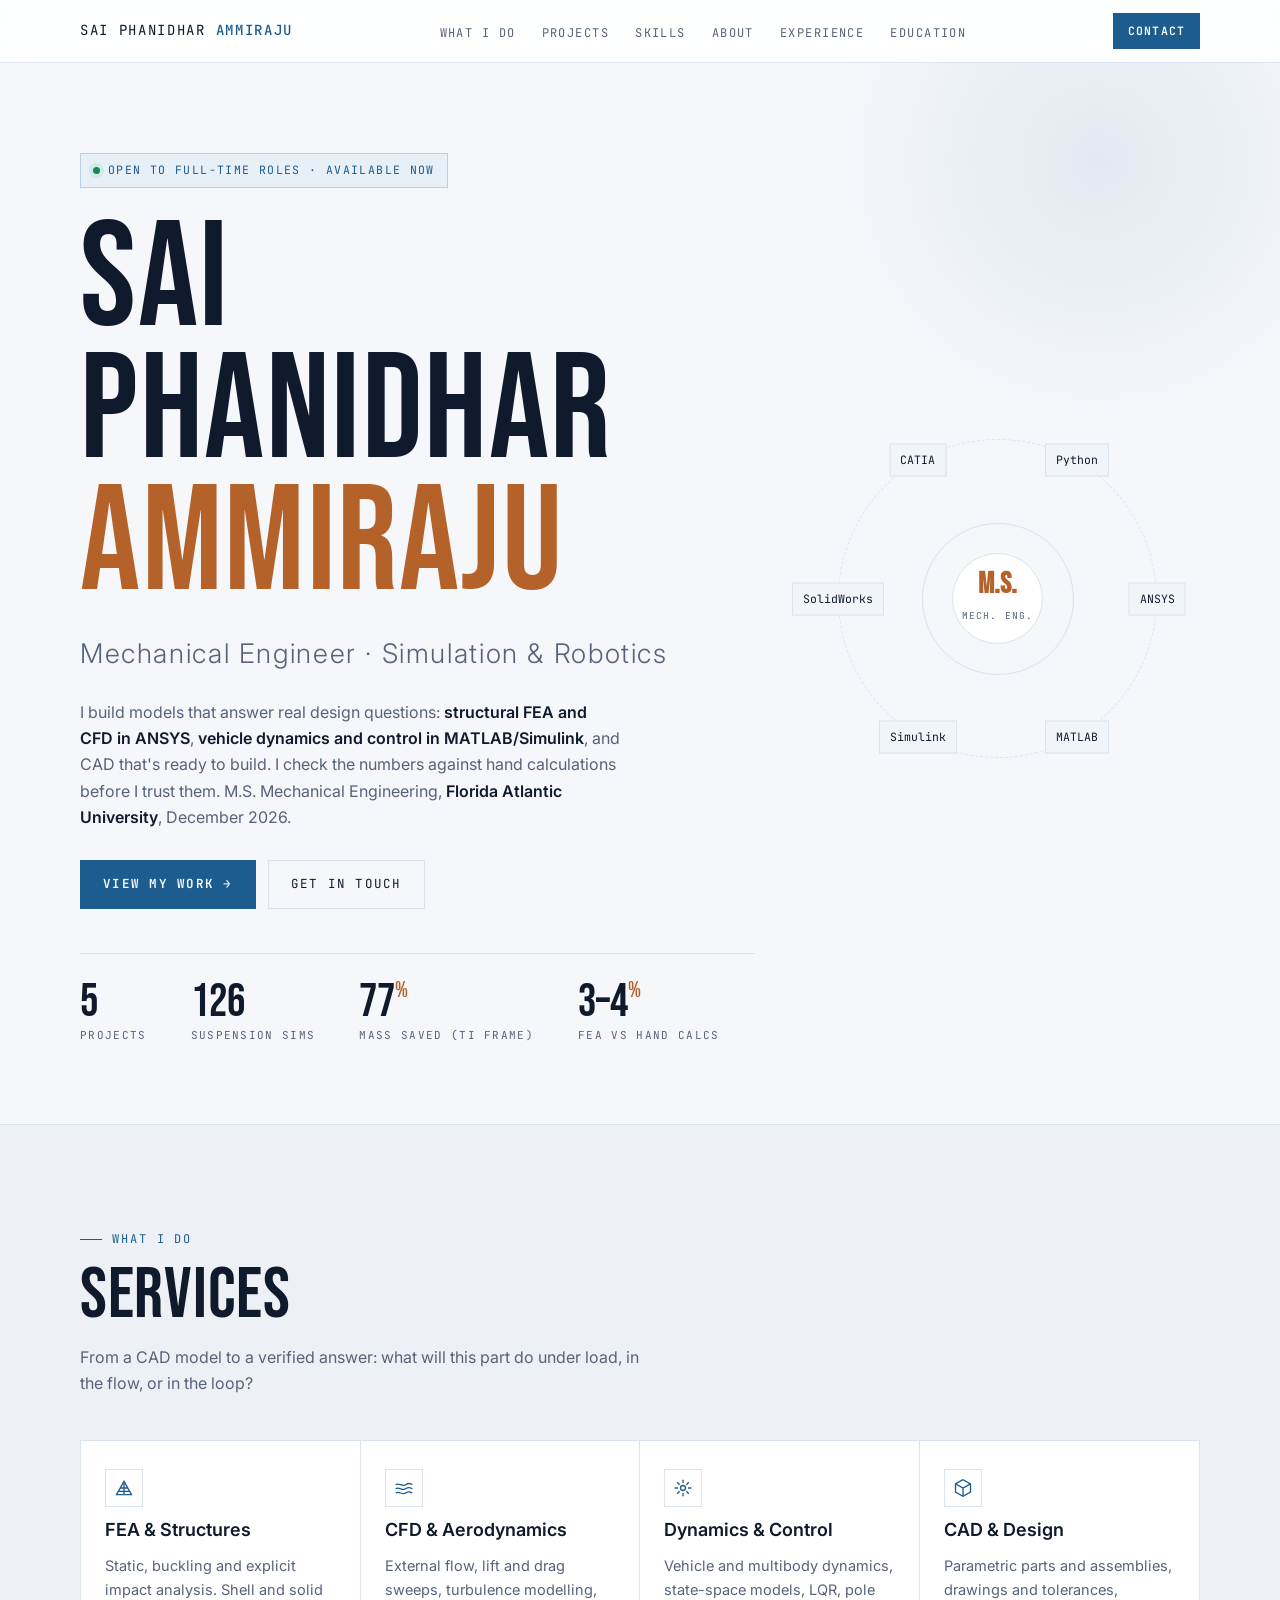
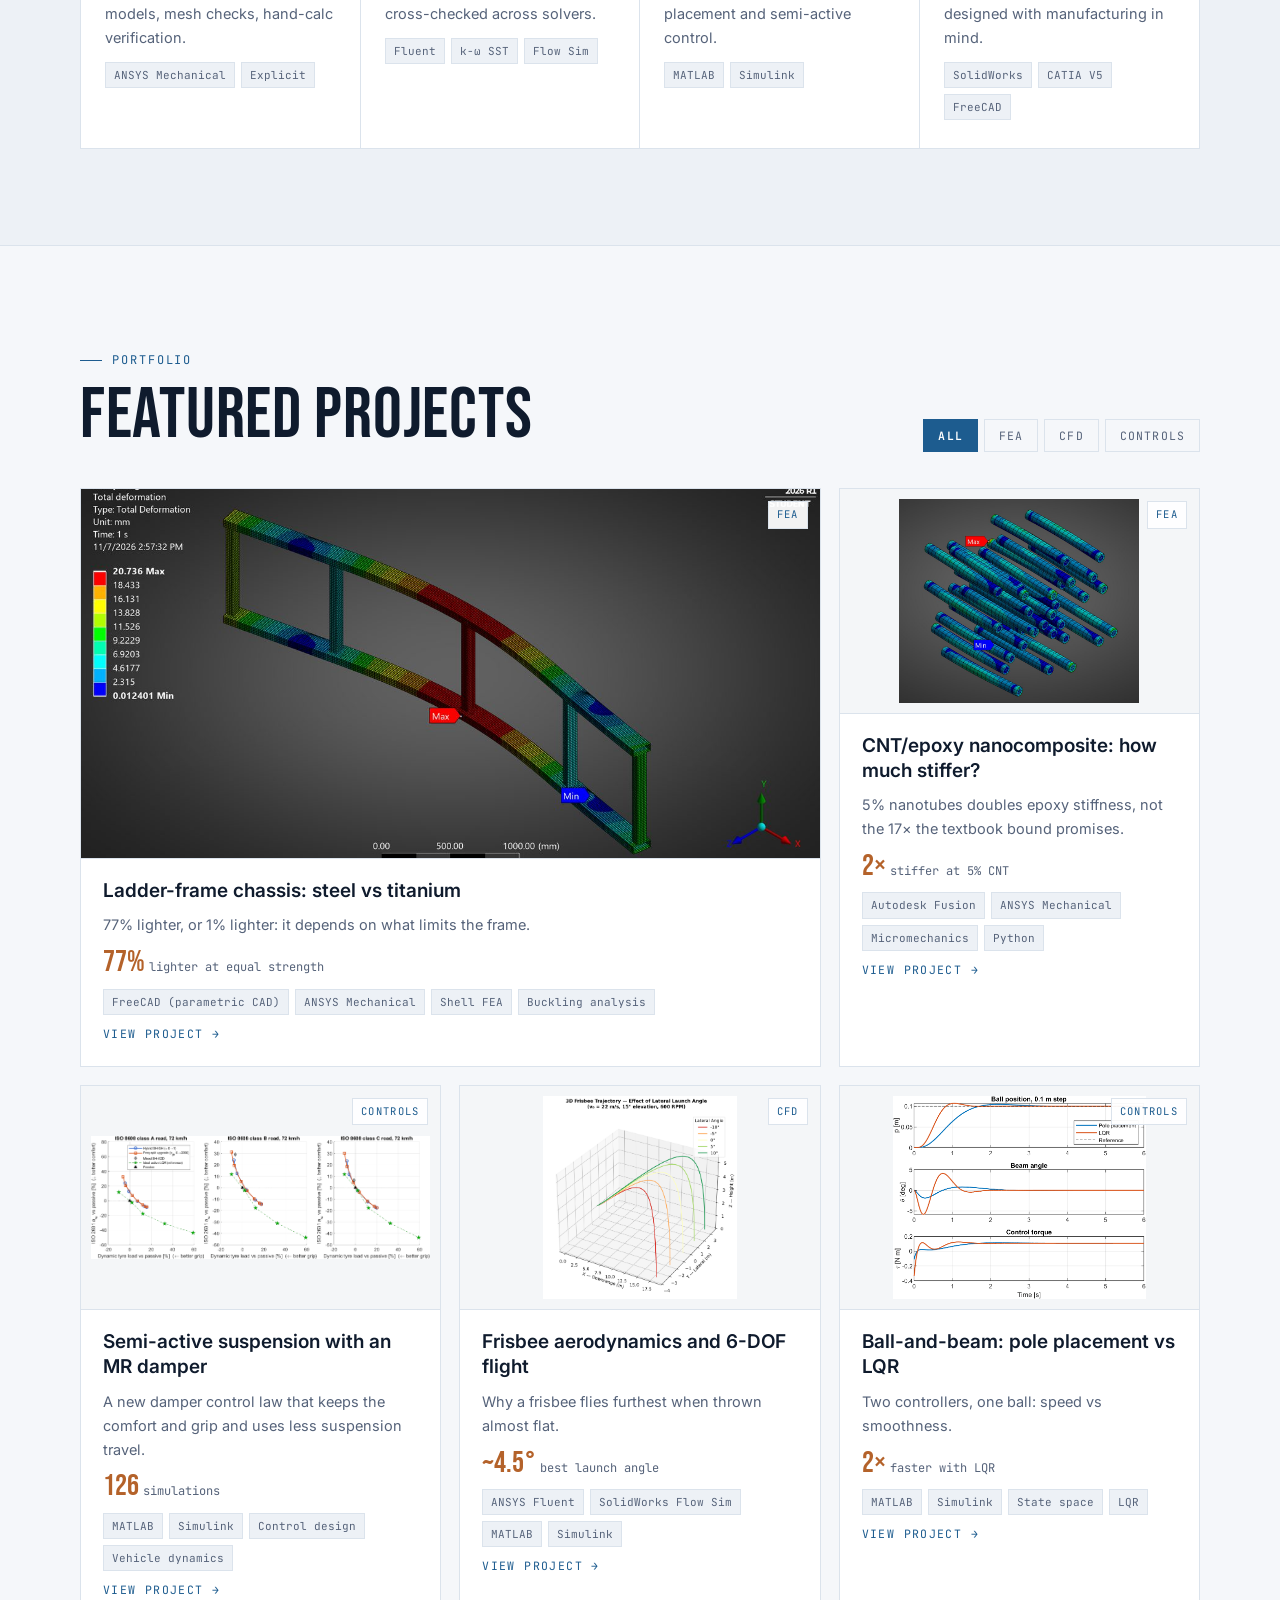
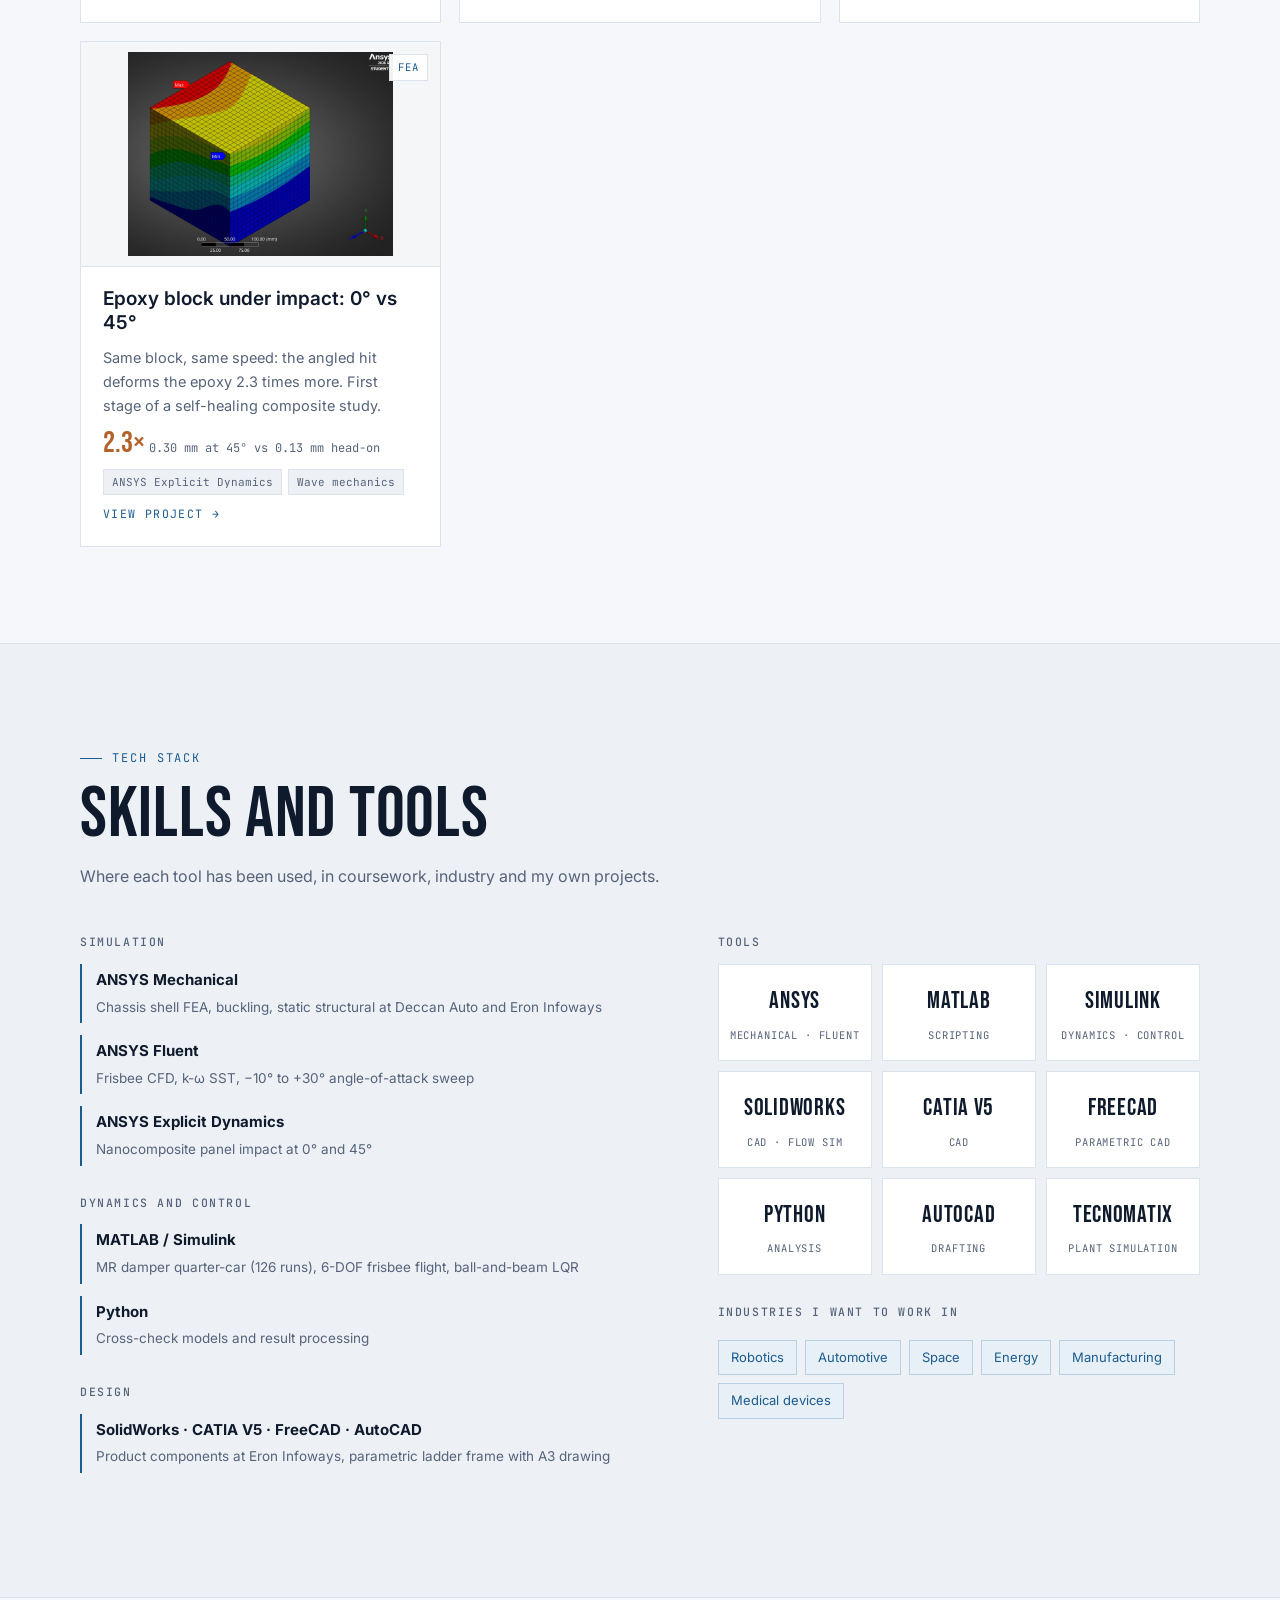
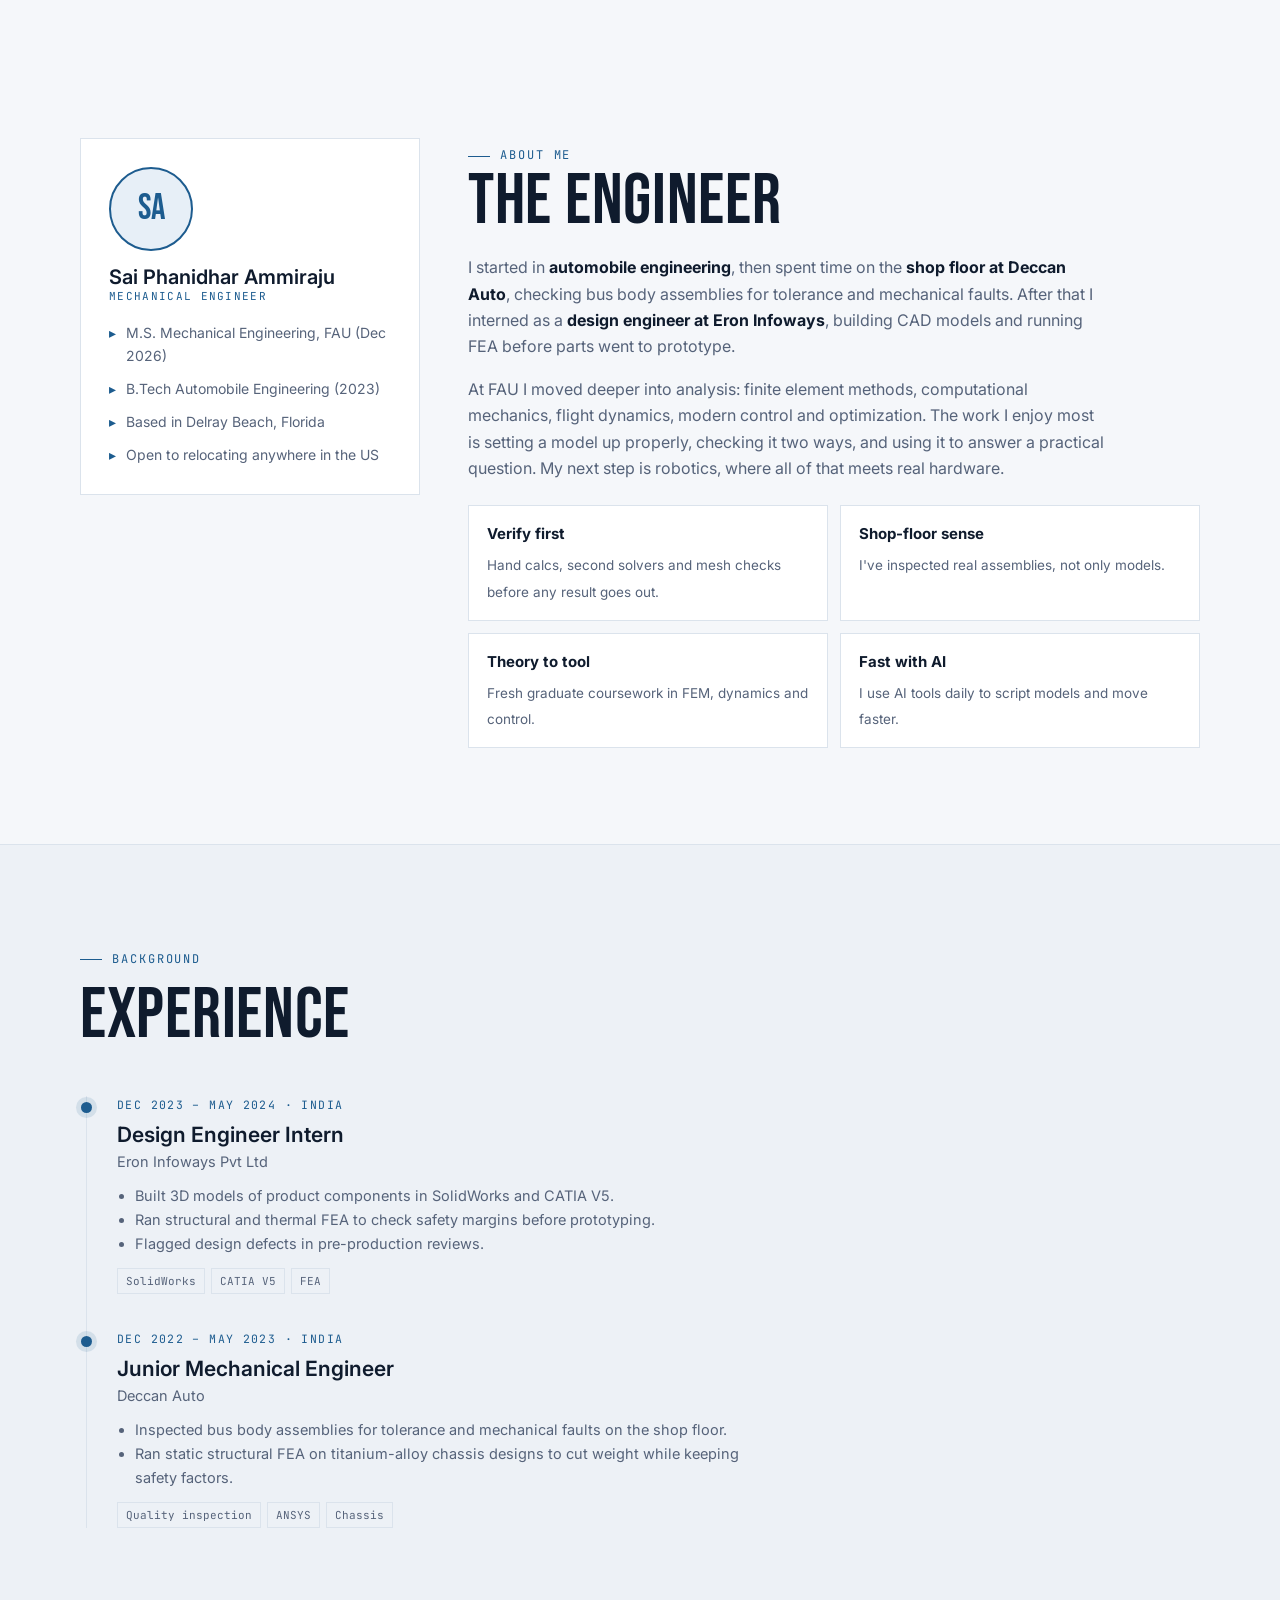
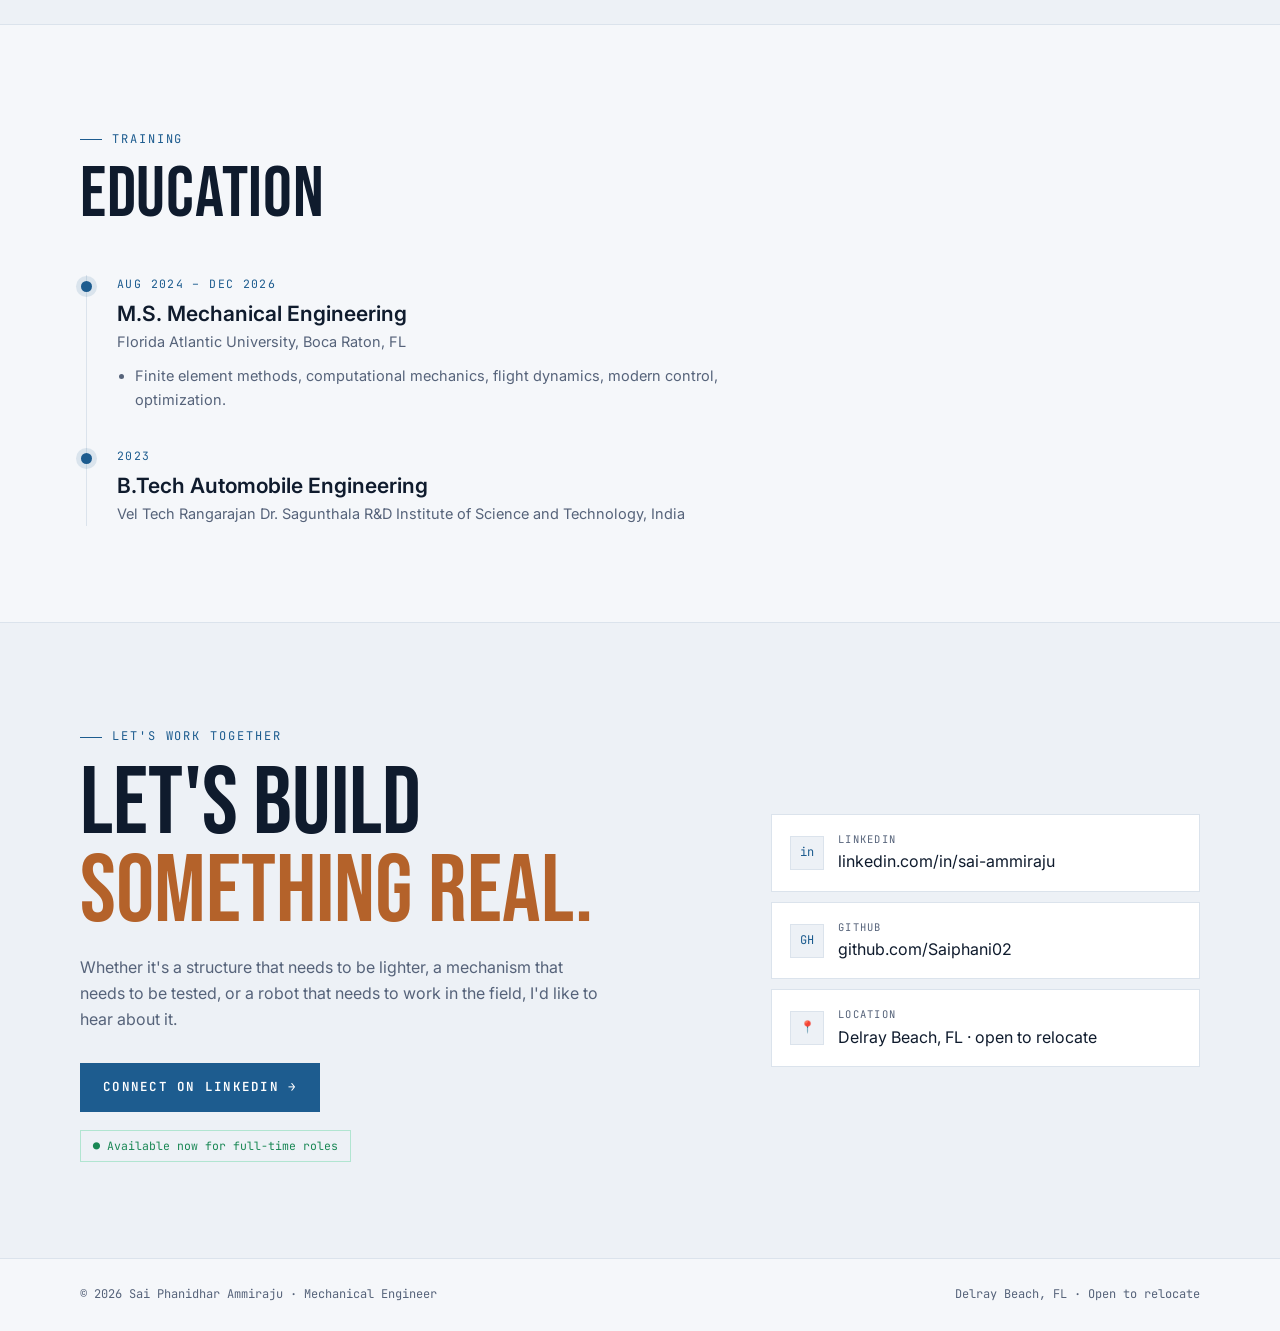
<file: index.html>
<!doctype html>
<html lang="en">
<head>
<meta charset="utf-8">
<meta name="viewport" content="width=device-width, initial-scale=1, viewport-fit=cover">
<title>Sai Phanidhar Ammiraju · Mechanical Engineer</title>
<meta name="description" content="Mechanical engineer: FEA, CFD, vehicle dynamics and robotics. M.S. Florida Atlantic University.">
<meta property="og:title" content="Sai Phanidhar Ammiraju · Mechanical Engineer">
<meta property="og:description" content="Mechanical engineer: FEA, CFD, vehicle dynamics and robotics. M.S. Florida Atlantic University.">
<link rel="preconnect" href="https://fonts.googleapis.com">
<link rel="preconnect" href="https://fonts.gstatic.com" crossorigin>
<link rel="stylesheet" href="https://fonts.googleapis.com/css2?family=Bebas+Neue&family=Inter:wght@300;400;500;600;700&family=JetBrains+Mono:wght@400;500&display=swap">
<link rel="stylesheet" href="style.css">
<link rel="icon" href="data:image/svg+xml,%3Csvg xmlns='http://www.w3.org/2000/svg' viewBox='0 0 32 32'%3E%3Crect width='32' height='32' fill='%230a0b0f'/%3E%3Ctext x='16' y='23' font-family='Arial' font-weight='700' font-size='17' text-anchor='middle' fill='%23f2c94c'%3ESA%3C/text%3E%3C/svg%3E">
</head>
<body>
<nav class="nav"><div class="wrap">
  <a class="brand" href="index.html">Sai Phanidhar <b>Ammiraju</b></a>
  <ul><li><a href="index.html#services">What I do</a></li><li><a href="index.html#projects">Projects</a></li><li><a href="index.html#skills">Skills</a></li><li><a href="index.html#about">About</a></li><li><a href="index.html#experience">Experience</a></li><li><a href="index.html#education">Education</a></li></ul>
  <a class="btn gold sm" href="index.html#contact">Contact</a>
</div></nav>

<header class="hero"><div class="wrap">
  <div>
    <span class="badge"><i></i>Open to full-time roles · available now</span>
    <h1>Sai Phanidhar<span>Ammiraju</span></h1>
    <div class="role">Mechanical Engineer · Simulation &amp; Robotics</div>
    <p class="intro">I build models that answer real design questions: <b>structural FEA and CFD in ANSYS</b>, <b>vehicle dynamics and control in MATLAB/Simulink</b>, and CAD that's ready to build. I check the numbers against hand calculations before I trust them. M.S. Mechanical Engineering, <b>Florida Atlantic University</b>, December 2026.</p>
    <div class="cta"><a class="btn gold" href="#projects">View my work →</a><a class="btn" href="#contact">Get in touch</a></div>
    <div class="stats">
      <div class="stat"><div class="n">5</div><div class="l">Projects</div></div>
      <div class="stat"><div class="n">126</div><div class="l">Suspension sims</div></div>
      <div class="stat"><div class="n">77<sup>%</sup></div><div class="l">Mass saved (Ti frame)</div></div>
      <div class="stat"><div class="n">3–4<sup>%</sup></div><div class="l">FEA vs hand calcs</div></div>
    </div>
  </div>
  <div class="orbit" aria-hidden="true">
    <div class="ring"></div><div class="ring in"></div>
    <div class="spin"><div class="tool" style="left:92.0%;top:50.0%"><span>ANSYS</span></div><div class="tool" style="left:71.0%;top:86.4%"><span>MATLAB</span></div><div class="tool" style="left:29.0%;top:86.4%"><span>Simulink</span></div><div class="tool" style="left:8.0%;top:50.0%"><span>SolidWorks</span></div><div class="tool" style="left:29.0%;top:13.6%"><span>CATIA</span></div><div class="tool" style="left:71.0%;top:13.6%"><span>Python</span></div></div>
    <div class="core"><div><b>M.S.</b><br><small>Mech. Eng.</small></div></div>
  </div>
</div></header>

<section id="services" class="alt"><div class="wrap">
  <span class="eyebrow">What I do</span>
  <h2 class="sec">Services</h2>
  <p class="lead">From a CAD model to a verified answer: what will this part do under load, in the flow, or in the loop?</p>
  <div class="services">
    <div class="svc"><div class="ic"><svg width="20" height="20" viewBox="0 0 24 24" fill="none" stroke="currentColor" stroke-width="1.6"><path d="M3 20 12 4l9 16z"/><path d="M7.5 12h9M5.2 16h13.6M12 4v16"/></svg></div><h3>FEA &amp; Structures</h3><p>Static, buckling and explicit impact analysis. Shell and solid models, mesh checks, hand-calc verification.</p><div class="tags"><span>ANSYS Mechanical</span><span>Explicit</span></div></div>
    <div class="svc"><div class="ic"><svg width="20" height="20" viewBox="0 0 24 24" fill="none" stroke="currentColor" stroke-width="1.6"><path d="M2 8c4-3 8 3 12 0s6-1 8 0M2 13c4-3 8 3 12 0s6-1 8 0M2 18c4-3 8 3 12 0s6-1 8 0"/></svg></div><h3>CFD &amp; Aerodynamics</h3><p>External flow, lift and drag sweeps, turbulence modelling, cross-checked across solvers.</p><div class="tags"><span>Fluent</span><span>k-ω SST</span><span>Flow Sim</span></div></div>
    <div class="svc"><div class="ic"><svg width="20" height="20" viewBox="0 0 24 24" fill="none" stroke="currentColor" stroke-width="1.6"><circle cx="12" cy="12" r="3"/><path d="M12 2v4M12 18v4M2 12h4M18 12h4M5 5l3 3M16 16l3 3M19 5l-3 3M8 16l-3 3"/></svg></div><h3>Dynamics &amp; Control</h3><p>Vehicle and multibody dynamics, state-space models, LQR, pole placement and semi-active control.</p><div class="tags"><span>MATLAB</span><span>Simulink</span></div></div>
    <div class="svc"><div class="ic"><svg width="20" height="20" viewBox="0 0 24 24" fill="none" stroke="currentColor" stroke-width="1.6"><path d="M12 2 3 7v10l9 5 9-5V7z"/><path d="M3 7l9 5 9-5M12 12v10"/></svg></div><h3>CAD &amp; Design</h3><p>Parametric parts and assemblies, drawings and tolerances, designed with manufacturing in mind.</p><div class="tags"><span>SolidWorks</span><span>CATIA V5</span><span>FreeCAD</span></div></div>
  </div>
</div></section>

<section id="projects"><div class="wrap">
  <div class="p-top">
    <div><span class="eyebrow">Portfolio</span><h2 class="sec">Featured projects</h2></div>
    <div class="filters" role="group" aria-label="Filter projects">
      <button type="button" aria-pressed="true" data-f="all">All</button>
      <button type="button" aria-pressed="false" data-f="FEA">FEA</button>
      <button type="button" aria-pressed="false" data-f="CFD">CFD</button>
      <button type="button" aria-pressed="false" data-f="Controls">Controls</button>
    </div>
  </div>
  <div class="grid"><a class="card big" href="chassis.html" data-cat="FEA">
  <div class="thumb"><img src="chassis_ti_bump.jpg" alt="Ladder-frame chassis: steel vs titanium" class="cover" loading="lazy"><span class="cat">FEA</span></div>
  <div class="body">
    <h3>Ladder-frame chassis: steel vs titanium</h3>
    <p>77% lighter, or 1% lighter: it depends on what limits the frame.</p>
    <div><span class="hl">77%</span> <span class="mono" style="font-size:12px;color:var(--muted)">lighter at equal strength</span></div>
    <div class="tags"><span>FreeCAD (parametric CAD)</span><span>ANSYS Mechanical</span><span>Shell FEA</span><span>Buckling analysis</span></div>
    <span class="more">View project →</span>
  </div>
</a><a class="card" href="nanocomposite.html" data-cat="FEA">
  <div class="thumb"><img src="nano_cnt_thumb.jpg" alt="CNT/epoxy nanocomposite: how much stiffer?" loading="lazy"><span class="cat">FEA</span></div>
  <div class="body">
    <h3>CNT/epoxy nanocomposite: how much stiffer?</h3>
    <p>5% nanotubes doubles epoxy stiffness, not the 17× the textbook bound promises.</p>
    <div><span class="hl">2×</span> <span class="mono" style="font-size:12px;color:var(--muted)">stiffer at 5% CNT</span></div>
    <div class="tags"><span>Autodesk Fusion</span><span>ANSYS Mechanical</span><span>Micromechanics</span><span>Python</span></div>
    <span class="more">View project →</span>
  </div>
</a><a class="card" href="suspension.html" data-cat="Controls">
  <div class="thumb"><img src="mr_tradeoff.png" alt="Semi-active suspension with an MR damper" loading="lazy"><span class="cat">Controls</span></div>
  <div class="body">
    <h3>Semi-active suspension with an MR damper</h3>
    <p>A new damper control law that keeps the comfort and grip and uses less suspension travel.</p>
    <div><span class="hl">126</span> <span class="mono" style="font-size:12px;color:var(--muted)">simulations</span></div>
    <div class="tags"><span>MATLAB</span><span>Simulink</span><span>Control design</span><span>Vehicle dynamics</span></div>
    <span class="more">View project →</span>
  </div>
</a><a class="card" href="frisbee.html" data-cat="CFD">
  <div class="thumb"><img src="frisbee_3d.png" alt="Frisbee aerodynamics and 6-DOF flight" loading="lazy"><span class="cat">CFD</span></div>
  <div class="body">
    <h3>Frisbee aerodynamics and 6-DOF flight</h3>
    <p>Why a frisbee flies furthest when thrown almost flat.</p>
    <div><span class="hl">~4.5°</span> <span class="mono" style="font-size:12px;color:var(--muted)">best launch angle</span></div>
    <div class="tags"><span>ANSYS Fluent</span><span>SolidWorks Flow Sim</span><span>MATLAB</span><span>Simulink</span></div>
    <span class="more">View project →</span>
  </div>
</a><a class="card" href="ballbeam.html" data-cat="Controls">
  <div class="thumb"><img src="ballbeam_pp_lqr.png" alt="Ball-and-beam: pole placement vs LQR" loading="lazy"><span class="cat">Controls</span></div>
  <div class="body">
    <h3>Ball-and-beam: pole placement vs LQR</h3>
    <p>Two controllers, one ball: speed vs smoothness.</p>
    <div><span class="hl">2×</span> <span class="mono" style="font-size:12px;color:var(--muted)">faster with LQR</span></div>
    <div class="tags"><span>MATLAB</span><span>Simulink</span><span>State space</span><span>LQR</span></div>
    <span class="more">View project →</span>
  </div>
</a><a class="card" href="impact.html" data-cat="FEA">
  <div class="thumb"><img src="impact_thumb.jpg" alt="Epoxy block under impact: 0° vs 45°" loading="lazy"><span class="cat">FEA</span></div>
  <div class="body">
    <h3>Epoxy block under impact: 0° vs 45°</h3>
    <p>Same block, same speed: the angled hit deforms the epoxy 2.3 times more. First stage of a self-healing composite study.</p>
    <div><span class="hl">2.3×</span> <span class="mono" style="font-size:12px;color:var(--muted)">0.30 mm at 45° vs 0.13 mm head-on</span></div>
    <div class="tags"><span>ANSYS Explicit Dynamics</span><span>Wave mechanics</span></div>
    <span class="more">View project →</span>
  </div>
</a></div>
</div></section>

<section id="skills" class="alt"><div class="wrap">
  <span class="eyebrow">Tech stack</span>
  <h2 class="sec">Skills and tools</h2>
  <p class="lead">Where each tool has been used, in coursework, industry and my own projects.</p>
  <div class="skills">
    <div>
      <div class="sgroup"><h4>Simulation</h4>
        <div class="srow"><b>ANSYS Mechanical</b><span>Chassis shell FEA, buckling, static structural at Deccan Auto and Eron Infoways</span></div>
        <div class="srow"><b>ANSYS Fluent</b><span>Frisbee CFD, k-ω SST, −10° to +30° angle-of-attack sweep</span></div>
        <div class="srow"><b>ANSYS Explicit Dynamics</b><span>Nanocomposite panel impact at 0° and 45°</span></div>
      </div>
      <div class="sgroup"><h4>Dynamics and control</h4>
        <div class="srow"><b>MATLAB / Simulink</b><span>MR damper quarter-car (126 runs), 6-DOF frisbee flight, ball-and-beam LQR</span></div>
        <div class="srow"><b>Python</b><span>Cross-check models and result processing</span></div>
      </div>
      <div class="sgroup"><h4>Design</h4>
        <div class="srow"><b>SolidWorks · CATIA V5 · FreeCAD · AutoCAD</b><span>Product components at Eron Infoways, parametric ladder frame with A3 drawing</span></div>
      </div>
    </div>
    <div>
      <div class="sgroup"><h4>Tools</h4>
        <div class="toolgrid"><div class="toolbox"><b>ANSYS</b><span>Mechanical · Fluent</span></div><div class="toolbox"><b>MATLAB</b><span>Scripting</span></div><div class="toolbox"><b>Simulink</b><span>Dynamics · Control</span></div><div class="toolbox"><b>SolidWorks</b><span>CAD · Flow Sim</span></div><div class="toolbox"><b>CATIA V5</b><span>CAD</span></div><div class="toolbox"><b>FreeCAD</b><span>Parametric CAD</span></div><div class="toolbox"><b>Python</b><span>Analysis</span></div><div class="toolbox"><b>AutoCAD</b><span>Drafting</span></div><div class="toolbox"><b>Tecnomatix</b><span>Plant Simulation</span></div></div>
      </div>
      <div class="sgroup"><h4>Industries I want to work in</h4>
        <div class="chips"><span>Robotics</span><span>Automotive</span><span>Space</span><span>Energy</span><span>Manufacturing</span><span>Medical devices</span></div>
      </div>
    </div>
  </div>
</div></section>

<section id="about"><div class="wrap">
  <div class="about">
    <div class="profile">
      <div class="avatar">SA</div>
      <div><h3>Sai Phanidhar Ammiraju</h3><div class="sub">Mechanical engineer</div></div>
      <ul class="facts">
        <li>M.S. Mechanical Engineering, FAU (Dec 2026)</li>
        <li>B.Tech Automobile Engineering (2023)</li>
        <li>Based in Delray Beach, Florida</li>
        <li>Open to relocating anywhere in the US</li>
      </ul>
    </div>
    <div>
      <span class="eyebrow">About me</span>
      <h2 class="sec">The engineer</h2>
      <p>I started in <b>automobile engineering</b>, then spent time on the <b>shop floor at Deccan Auto</b>, checking bus body assemblies for tolerance and mechanical faults. After that I interned as a <b>design engineer at Eron Infoways</b>, building CAD models and running FEA before parts went to prototype.</p>
      <p>At FAU I moved deeper into analysis: finite element methods, computational mechanics, flight dynamics, modern control and optimization. The work I enjoy most is setting a model up properly, checking it two ways, and using it to answer a practical question. My next step is robotics, where all of that meets real hardware.</p>
      <div class="pillars">
        <div class="pillar"><b>Verify first</b><span>Hand calcs, second solvers and mesh checks before any result goes out.</span></div>
        <div class="pillar"><b>Shop-floor sense</b><span>I've inspected real assemblies, not only models.</span></div>
        <div class="pillar"><b>Theory to tool</b><span>Fresh graduate coursework in FEM, dynamics and control.</span></div>
        <div class="pillar"><b>Fast with AI</b><span>I use AI tools daily to script models and move faster.</span></div>
      </div>
    </div>
  </div>
</div></section>

<section id="experience" class="alt"><div class="wrap">
  <span class="eyebrow">Background</span>
  <h2 class="sec">Experience</h2>
  <div class="timeline">
    <div class="ti"><div class="when">Dec 2023 – May 2024 · India</div><h3>Design Engineer Intern</h3><div class="org">Eron Infoways Pvt Ltd</div>
      <ul><li>Built 3D models of product components in SolidWorks and CATIA V5.</li><li>Ran structural and thermal FEA to check safety margins before prototyping.</li><li>Flagged design defects in pre-production reviews.</li></ul>
      <div class="tags"><span>SolidWorks</span><span>CATIA V5</span><span>FEA</span></div></div>
    <div class="ti"><div class="when">Dec 2022 – May 2023 · India</div><h3>Junior Mechanical Engineer</h3><div class="org">Deccan Auto</div>
      <ul><li>Inspected bus body assemblies for tolerance and mechanical faults on the shop floor.</li><li>Ran static structural FEA on titanium-alloy chassis designs to cut weight while keeping safety factors.</li></ul>
      <div class="tags"><span>Quality inspection</span><span>ANSYS</span><span>Chassis</span></div></div>
  </div>
</div></section>

<section id="education"><div class="wrap">
  <span class="eyebrow">Training</span>
  <h2 class="sec">Education</h2>
  <div class="timeline">
    <div class="ti"><div class="when">Aug 2024 – Dec 2026</div><h3>M.S. Mechanical Engineering</h3><div class="org">Florida Atlantic University, Boca Raton, FL</div>
      <ul><li>Finite element methods, computational mechanics, flight dynamics, modern control, optimization.</li></ul></div>
    <div class="ti"><div class="when">2023</div><h3>B.Tech Automobile Engineering</h3><div class="org">Vel Tech Rangarajan Dr. Sagunthala R&amp;D Institute of Science and Technology, India</div></div>
  </div>
</div></section>

<section id="contact" class="alt"><div class="wrap">
  <div class="contact">
    <div>
      <span class="eyebrow">Let's work together</span>
      <h2 style="margin-top:14px">Let's build<span>something real.</span></h2>
      <p>Whether it's a structure that needs to be lighter, a mechanism that needs to be tested, or a robot that needs to work in the field, I'd like to hear about it.</p>
      <div class="cta"><a class="btn gold" href="https://www.linkedin.com/in/sai-ammiraju" target="_blank" rel="noopener">Connect on LinkedIn →</a></div>
      <div class="open">● Available now for full-time roles</div>
    </div>
    <div class="links">
      <a class="link" href="https://www.linkedin.com/in/sai-ammiraju" target="_blank" rel="noopener"><span class="ico">in</span><span><span class="k">LinkedIn</span>linkedin.com/in/sai-ammiraju</span></a>
      <a class="link" href="https://github.com/Saiphani02" target="_blank" rel="noopener"><span class="ico">GH</span><span><span class="k">GitHub</span>github.com/Saiphani02</span></a>
      <div class="link"><span class="ico">📍</span><span><span class="k">Location</span>Delray Beach, FL · open to relocate</span></div>
    </div>
  </div>
</div></section>

<script>
document.querySelectorAll('.filters button').forEach(function (b) {
  b.addEventListener('click', function () {
    var f = b.dataset.f;
    document.querySelectorAll('.filters button').forEach(function (x) { x.setAttribute('aria-pressed', x === b ? 'true' : 'false'); });
    document.querySelectorAll('.grid .card').forEach(function (c) { c.hidden = !(f === 'all' || c.dataset.cat === f); });
  });
});
</script>
<footer><div class="wrap"><span>© 2026 Sai Phanidhar Ammiraju · Mechanical Engineer</span><span>Delray Beach, FL · Open to relocate</span></div></footer>
</body>
</html>
</file>
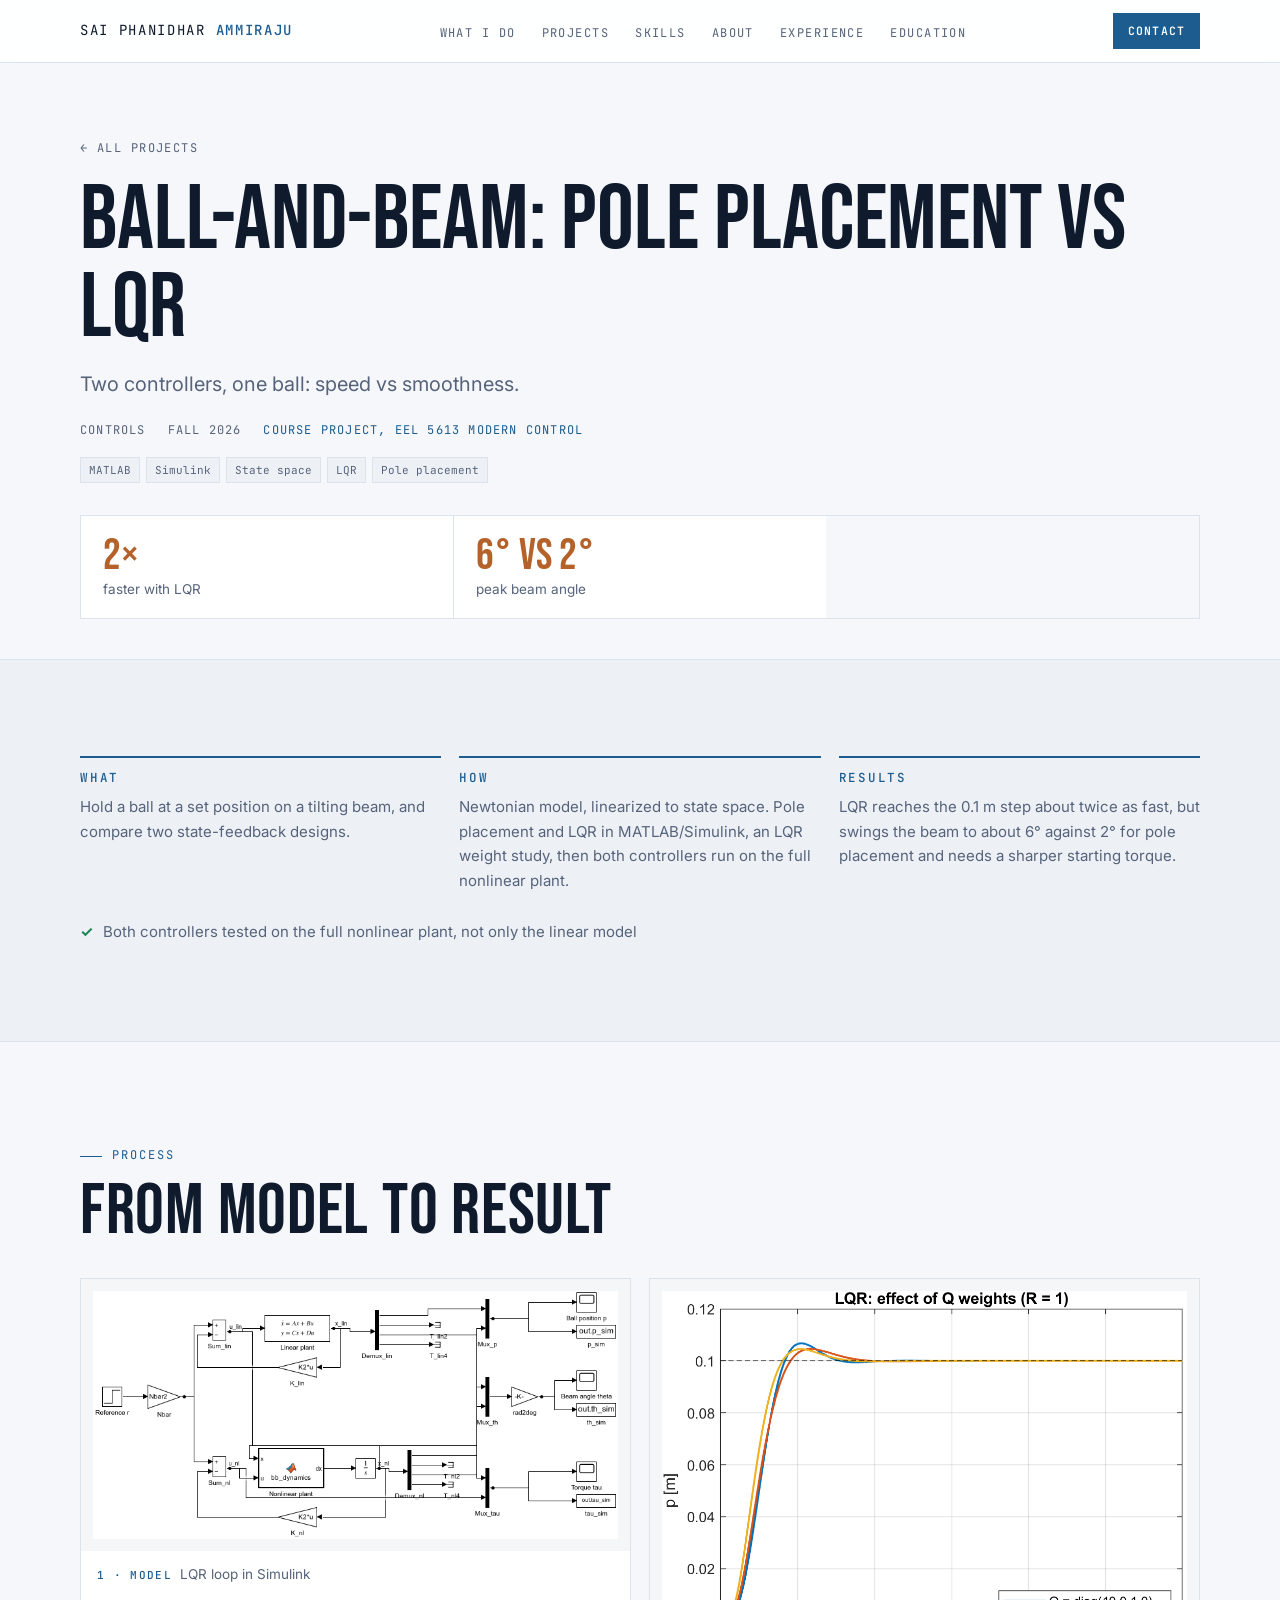
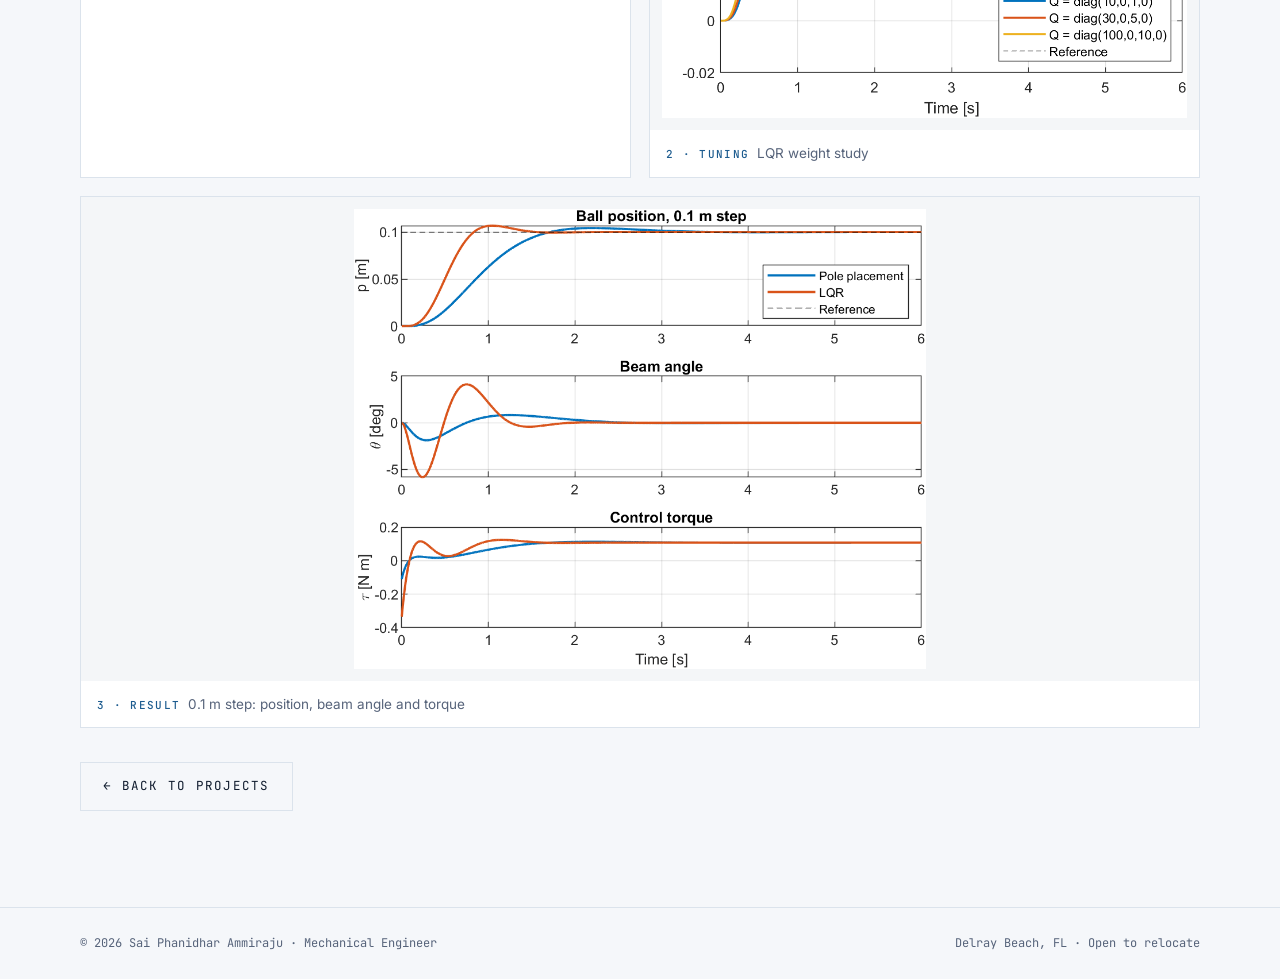
<file: ballbeam.html>
<!doctype html>
<html lang="en">
<head>
<meta charset="utf-8">
<meta name="viewport" content="width=device-width, initial-scale=1, viewport-fit=cover">
<title>Ball-and-beam: pole placement vs LQR · Sai Phanidhar Ammiraju</title>
<meta name="description" content="Two controllers, one ball: speed vs smoothness.">
<meta property="og:title" content="Ball-and-beam: pole placement vs LQR · Sai Phanidhar Ammiraju">
<meta property="og:description" content="Two controllers, one ball: speed vs smoothness.">
<link rel="preconnect" href="https://fonts.googleapis.com">
<link rel="preconnect" href="https://fonts.gstatic.com" crossorigin>
<link rel="stylesheet" href="https://fonts.googleapis.com/css2?family=Bebas+Neue&family=Inter:wght@300;400;500;600;700&family=JetBrains+Mono:wght@400;500&display=swap">
<link rel="stylesheet" href="style.css">
<link rel="icon" href="data:image/svg+xml,%3Csvg xmlns='http://www.w3.org/2000/svg' viewBox='0 0 32 32'%3E%3Crect width='32' height='32' fill='%230a0b0f'/%3E%3Ctext x='16' y='23' font-family='Arial' font-weight='700' font-size='17' text-anchor='middle' fill='%23f2c94c'%3ESA%3C/text%3E%3C/svg%3E">
</head>
<body>
<nav class="nav"><div class="wrap">
  <a class="brand" href="index.html">Sai Phanidhar <b>Ammiraju</b></a>
  <ul><li><a href="index.html#services">What I do</a></li><li><a href="index.html#projects">Projects</a></li><li><a href="index.html#skills">Skills</a></li><li><a href="index.html#about">About</a></li><li><a href="index.html#experience">Experience</a></li><li><a href="index.html#education">Education</a></li></ul>
  <a class="btn gold sm" href="index.html#contact">Contact</a>
</div></nav>

<header class="phead"><div class="wrap">
  <a class="back" href="index.html#projects">← All projects</a>
  <h1>Ball-and-beam: pole placement vs LQR</h1>
  <p class="hook">Two controllers, one ball: speed vs smoothness.</p>
  <div class="meta"><span>Controls</span><span>Fall 2026</span><span class="role">Course project, EEL 5613 Modern Control</span></div>
  <div class="tags" style="margin-top:16px"><span>MATLAB</span><span>Simulink</span><span>State space</span><span>LQR</span><span>Pole placement</span></div>
  <div class="kpis"><div class="kpi"><div class="n">2×</div><div class="l">faster with LQR</div></div><div class="kpi"><div class="n">6° vs 2°</div><div class="l">peak beam angle</div></div></div>
  
</div></header>
<section class="alt"><div class="wrap">
  <div class="whr">
    <div><h3>What</h3><p>Hold a ball at a set position on a tilting beam, and compare two state-feedback designs.</p></div>
    <div><h3>How</h3><p>Newtonian model, linearized to state space. Pole placement and LQR in MATLAB/Simulink, an LQR weight study, then both controllers run on the full nonlinear plant.</p></div>
    <div><h3>Results</h3><p>LQR reaches the 0.1 m step about twice as fast, but swings the beam to about 6° against 2° for pole placement and needs a sharper starting torque.</p></div>
  </div>
  
  <div class="checks"><div>Both controllers tested on the full nonlinear plant, not only the linear model</div></div>
</div></section>
<section><div class="wrap">
  <span class="eyebrow">Process</span>
  <h2 class="sec">From model to result</h2>
  <div class="process"><figure class=""><div class="fr"><img src="ballbeam_simulink.png" alt="LQR loop in Simulink" loading="lazy"></div><figcaption><b>1 · Model</b>LQR loop in Simulink</figcaption></figure><figure class=""><div class="fr"><img src="ballbeam_weights.png" alt="LQR weight study" loading="lazy"></div><figcaption><b>2 · Tuning</b>LQR weight study</figcaption></figure><figure class="wide"><div class="fr"><img src="ballbeam_pp_lqr.png" alt="0.1 m step: position, beam angle and torque" loading="lazy"></div><figcaption><b>3 · Result</b>0.1 m step: position, beam angle and torque</figcaption></figure></div>
  <div class="cta" style="margin-top:34px"><a class="btn" href="index.html#projects">← Back to projects</a></div>
</div></section>
<footer><div class="wrap"><span>© 2026 Sai Phanidhar Ammiraju · Mechanical Engineer</span><span>Delray Beach, FL · Open to relocate</span></div></footer>
</body>
</html>
</file>
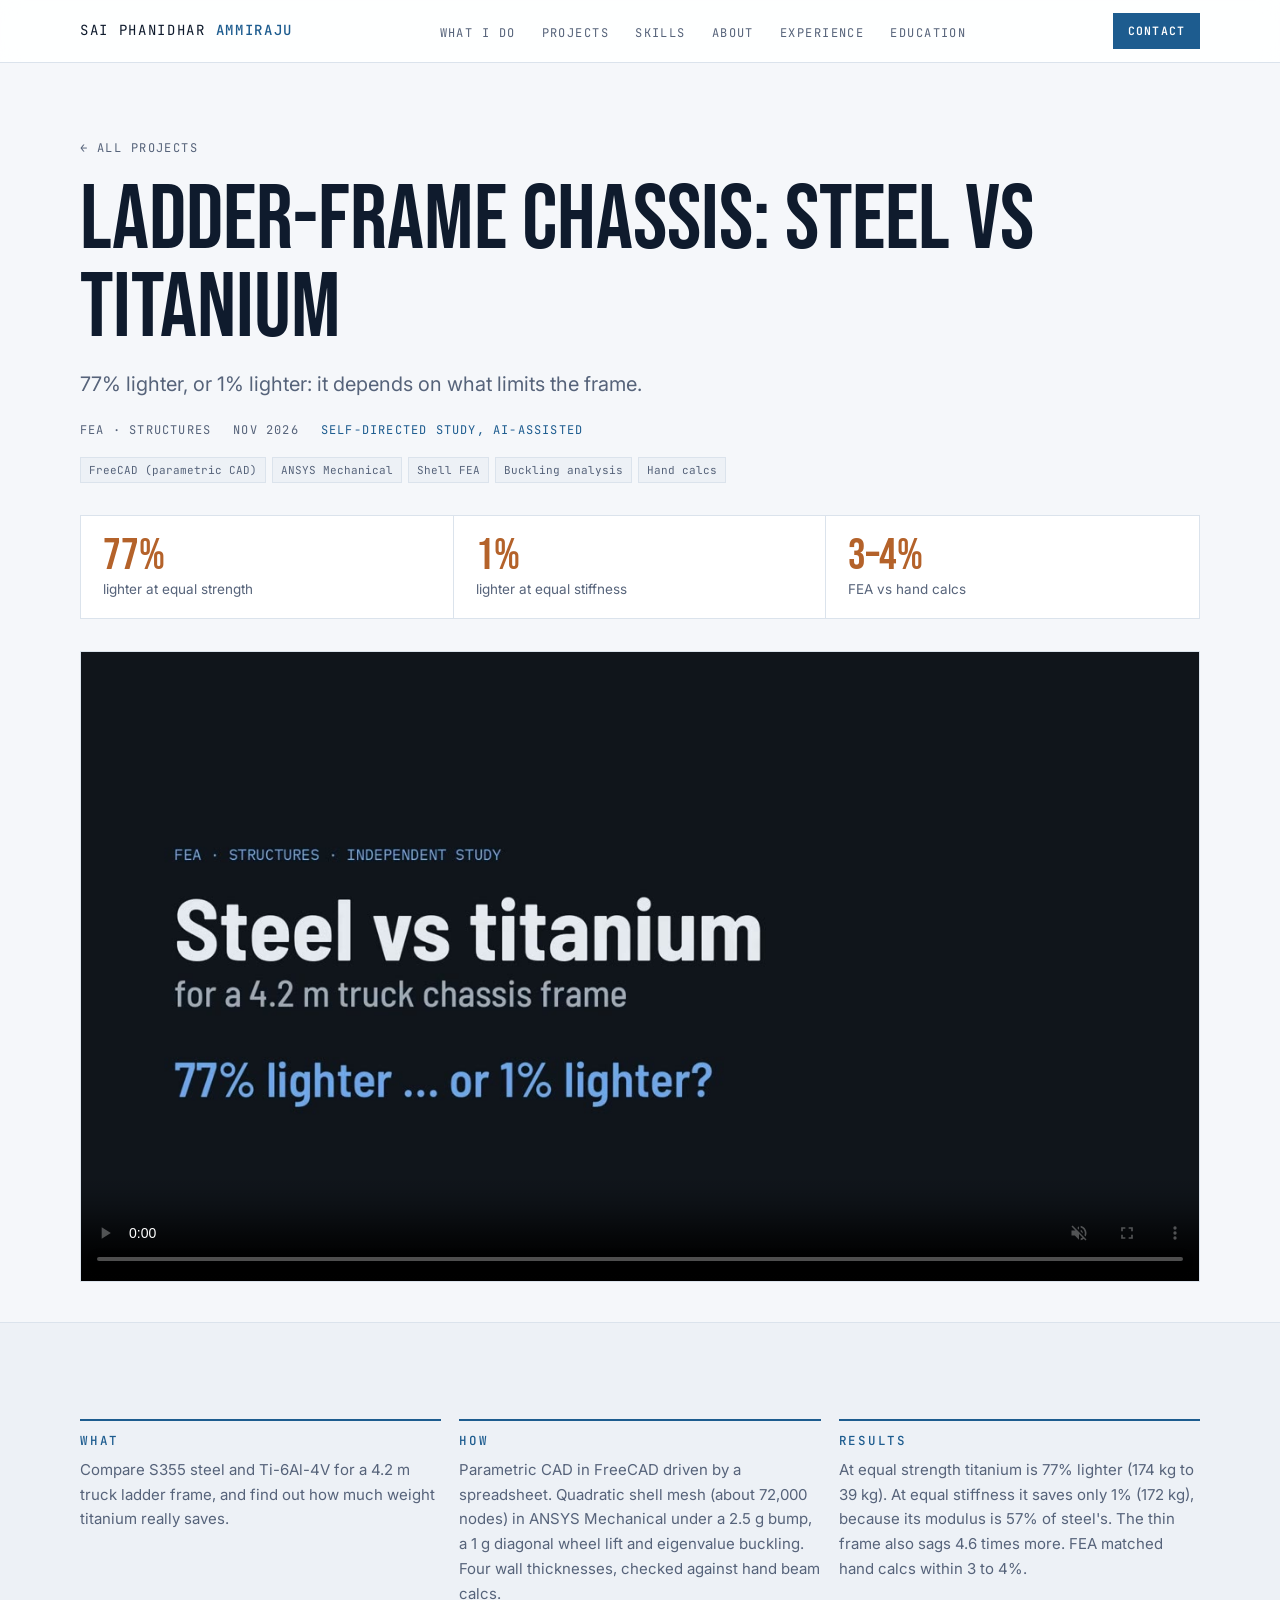
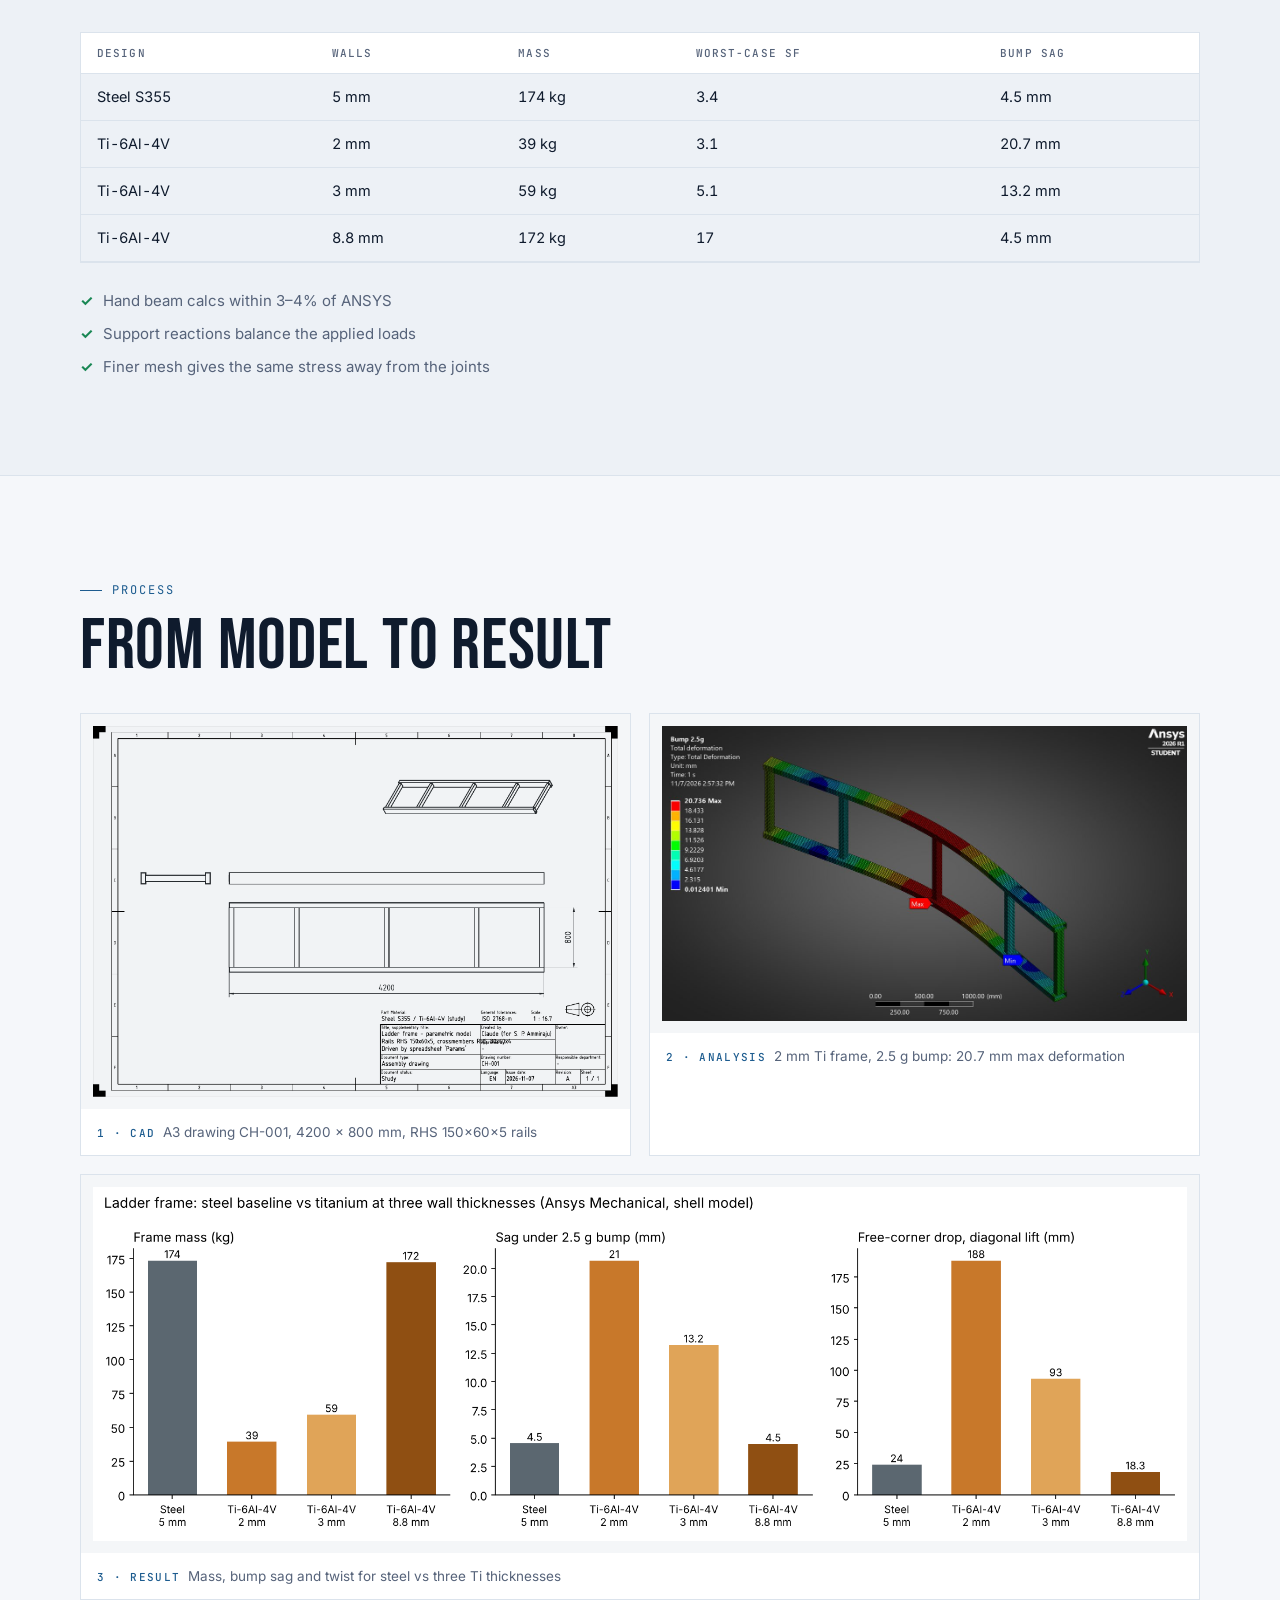
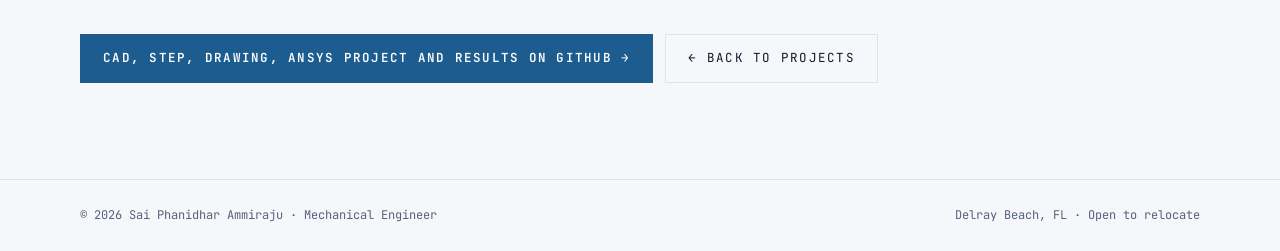
<file: chassis.html>
<!doctype html>
<html lang="en">
<head>
<meta charset="utf-8">
<meta name="viewport" content="width=device-width, initial-scale=1, viewport-fit=cover">
<title>Ladder-frame chassis: steel vs titanium · Sai Phanidhar Ammiraju</title>
<meta name="description" content="77% lighter, or 1% lighter: it depends on what limits the frame.">
<meta property="og:title" content="Ladder-frame chassis: steel vs titanium · Sai Phanidhar Ammiraju">
<meta property="og:description" content="77% lighter, or 1% lighter: it depends on what limits the frame.">
<link rel="preconnect" href="https://fonts.googleapis.com">
<link rel="preconnect" href="https://fonts.gstatic.com" crossorigin>
<link rel="stylesheet" href="https://fonts.googleapis.com/css2?family=Bebas+Neue&family=Inter:wght@300;400;500;600;700&family=JetBrains+Mono:wght@400;500&display=swap">
<link rel="stylesheet" href="style.css">
<link rel="icon" href="data:image/svg+xml,%3Csvg xmlns='http://www.w3.org/2000/svg' viewBox='0 0 32 32'%3E%3Crect width='32' height='32' fill='%230a0b0f'/%3E%3Ctext x='16' y='23' font-family='Arial' font-weight='700' font-size='17' text-anchor='middle' fill='%23f2c94c'%3ESA%3C/text%3E%3C/svg%3E">
</head>
<body>
<nav class="nav"><div class="wrap">
  <a class="brand" href="index.html">Sai Phanidhar <b>Ammiraju</b></a>
  <ul><li><a href="index.html#services">What I do</a></li><li><a href="index.html#projects">Projects</a></li><li><a href="index.html#skills">Skills</a></li><li><a href="index.html#about">About</a></li><li><a href="index.html#experience">Experience</a></li><li><a href="index.html#education">Education</a></li></ul>
  <a class="btn gold sm" href="index.html#contact">Contact</a>
</div></nav>

<header class="phead"><div class="wrap">
  <a class="back" href="index.html#projects">← All projects</a>
  <h1>Ladder-frame chassis: steel vs titanium</h1>
  <p class="hook">77% lighter, or 1% lighter: it depends on what limits the frame.</p>
  <div class="meta"><span>FEA · Structures</span><span>Nov 2026</span><span class="role">Self-directed study, AI-assisted</span></div>
  <div class="tags" style="margin-top:16px"><span>FreeCAD (parametric CAD)</span><span>ANSYS Mechanical</span><span>Shell FEA</span><span>Buckling analysis</span><span>Hand calcs</span></div>
  <div class="kpis"><div class="kpi"><div class="n">77%</div><div class="l">lighter at equal strength</div></div><div class="kpi"><div class="n">1%</div><div class="l">lighter at equal stiffness</div></div><div class="kpi"><div class="n">3–4%</div><div class="l">FEA vs hand calcs</div></div></div>
  <div class="pvideo"><video controls muted playsinline preload="metadata" poster="chassis_video_poster.jpg"><source src="chassis.mp4" type="video/mp4"></video></div>
</div></header>
<section class="alt"><div class="wrap">
  <div class="whr">
    <div><h3>What</h3><p>Compare S355 steel and Ti-6Al-4V for a 4.2 m truck ladder frame, and find out how much weight titanium really saves.</p></div>
    <div><h3>How</h3><p>Parametric CAD in FreeCAD driven by a spreadsheet. Quadratic shell mesh (about 72,000 nodes) in ANSYS Mechanical under a 2.5 g bump, a 1 g diagonal wheel lift and eigenvalue buckling. Four wall thicknesses, checked against hand beam calcs.</p></div>
    <div><h3>Results</h3><p>At equal strength titanium is 77% lighter (174 kg to 39 kg). At equal stiffness it saves only 1% (172 kg), because its modulus is 57% of steel&#x27;s. The thin frame also sags 4.6 times more. FEA matched hand calcs within 3 to 4%.</p></div>
  </div>
  <div class="tbl"><table><thead><tr><th>Design</th><th>Walls</th><th>Mass</th><th>Worst-case SF</th><th>Bump sag</th></tr></thead><tbody><tr><td>Steel S355</td><td>5 mm</td><td>174 kg</td><td>3.4</td><td>4.5 mm</td></tr><tr><td>Ti-6Al-4V</td><td>2 mm</td><td>39 kg</td><td>3.1</td><td>20.7 mm</td></tr><tr><td>Ti-6Al-4V</td><td>3 mm</td><td>59 kg</td><td>5.1</td><td>13.2 mm</td></tr><tr><td>Ti-6Al-4V</td><td>8.8 mm</td><td>172 kg</td><td>17</td><td>4.5 mm</td></tr></tbody></table></div>
  <div class="checks"><div>Hand beam calcs within 3–4% of ANSYS</div><div>Support reactions balance the applied loads</div><div>Finer mesh gives the same stress away from the joints</div></div>
</div></section>
<section><div class="wrap">
  <span class="eyebrow">Process</span>
  <h2 class="sec">From model to result</h2>
  <div class="process"><figure class=""><div class="fr"><img src="chassis_drawing.png" alt="A3 drawing CH-001, 4200 × 800 mm, RHS 150×60×5 rails" loading="lazy"></div><figcaption><b>1 · CAD</b>A3 drawing CH-001, 4200 × 800 mm, RHS 150×60×5 rails</figcaption></figure><figure class=""><div class="fr"><img src="chassis_ti_bump.jpg" alt="2 mm Ti frame, 2.5 g bump: 20.7 mm max deformation" loading="lazy"></div><figcaption><b>2 · Analysis</b>2 mm Ti frame, 2.5 g bump: 20.7 mm max deformation</figcaption></figure><figure class="wide"><div class="fr"><img src="chassis_comparison.png" alt="Mass, bump sag and twist for steel vs three Ti thicknesses" loading="lazy"></div><figcaption><b>3 · Result</b>Mass, bump sag and twist for steel vs three Ti thicknesses</figcaption></figure></div>
  <div class="cta" style="margin-top:34px"><a class="btn gold" href="https://github.com/Saiphani02/chassis-fea-steel-vs-titanium" target="_blank" rel="noopener">CAD, STEP, drawing, ANSYS project and results on GitHub →</a><a class="btn" href="index.html#projects">← Back to projects</a></div>
</div></section>
<footer><div class="wrap"><span>© 2026 Sai Phanidhar Ammiraju · Mechanical Engineer</span><span>Delray Beach, FL · Open to relocate</span></div></footer>
</body>
</html>
</file>
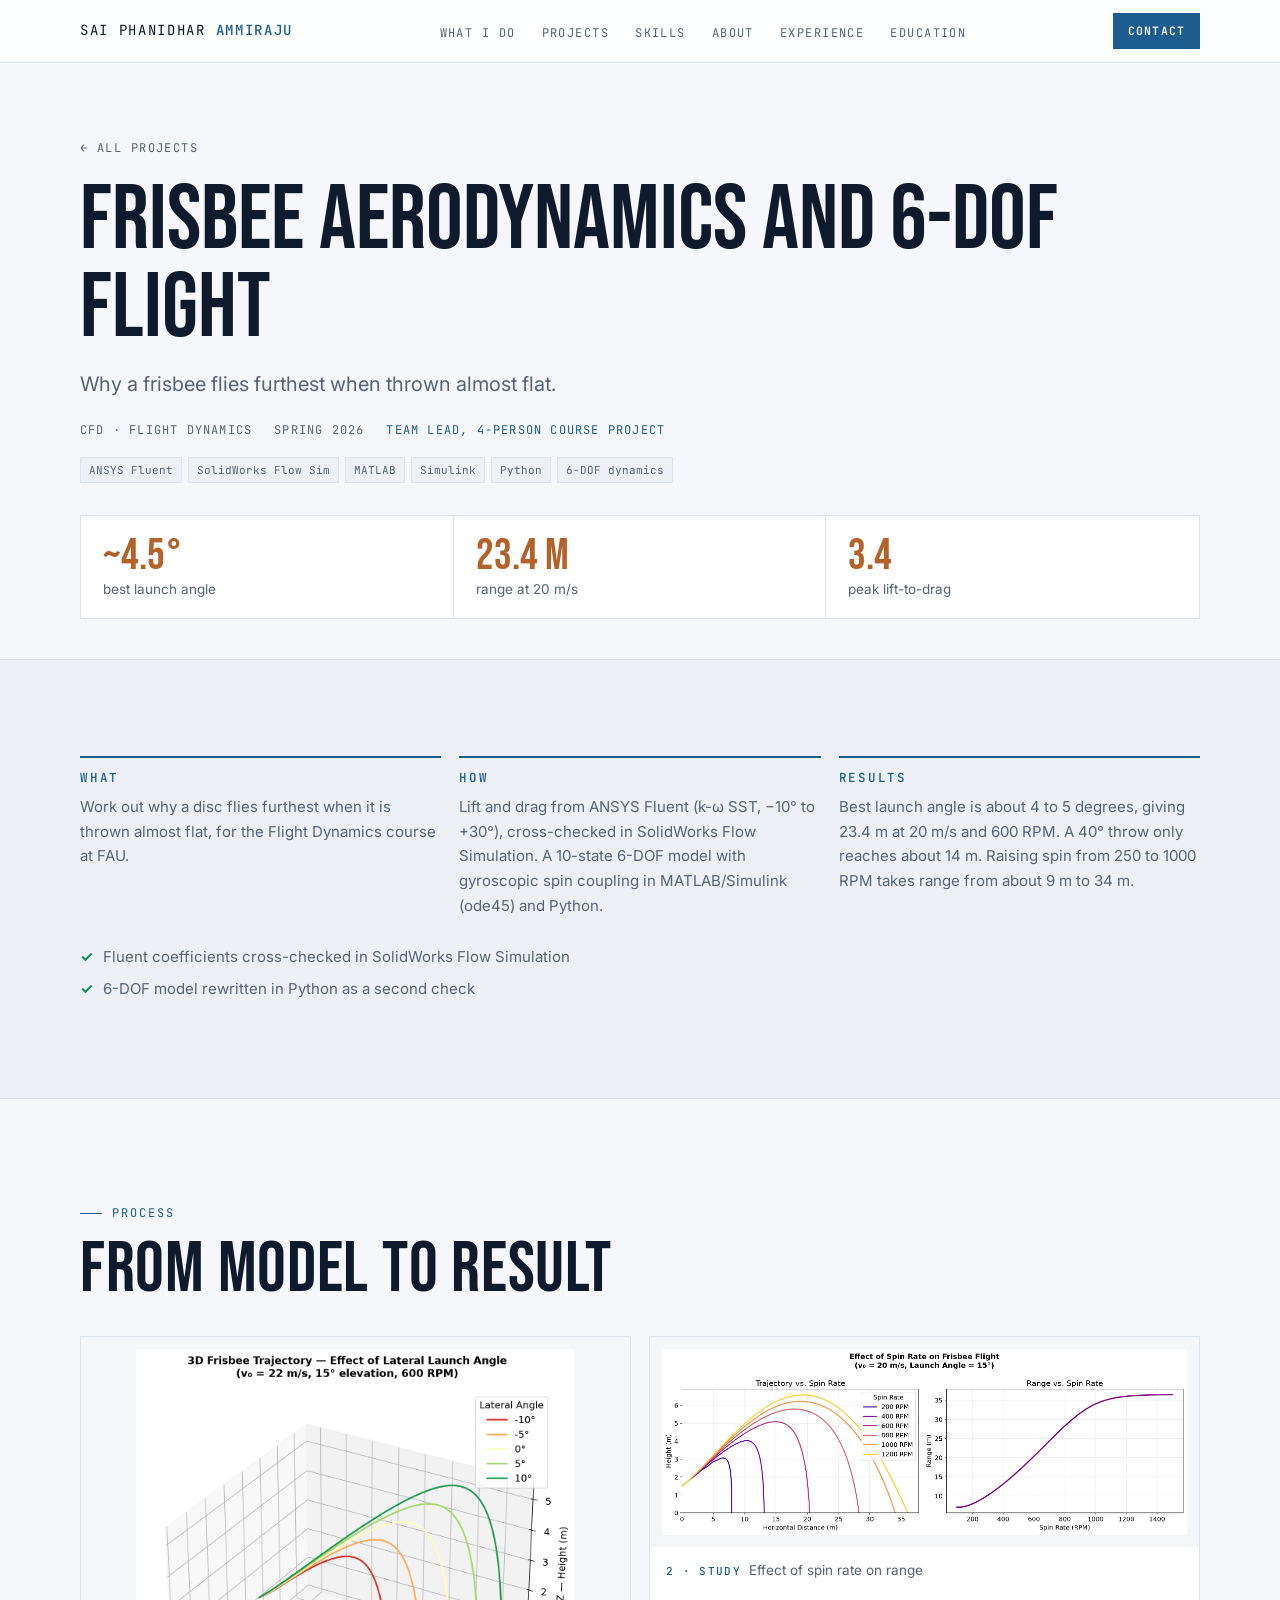
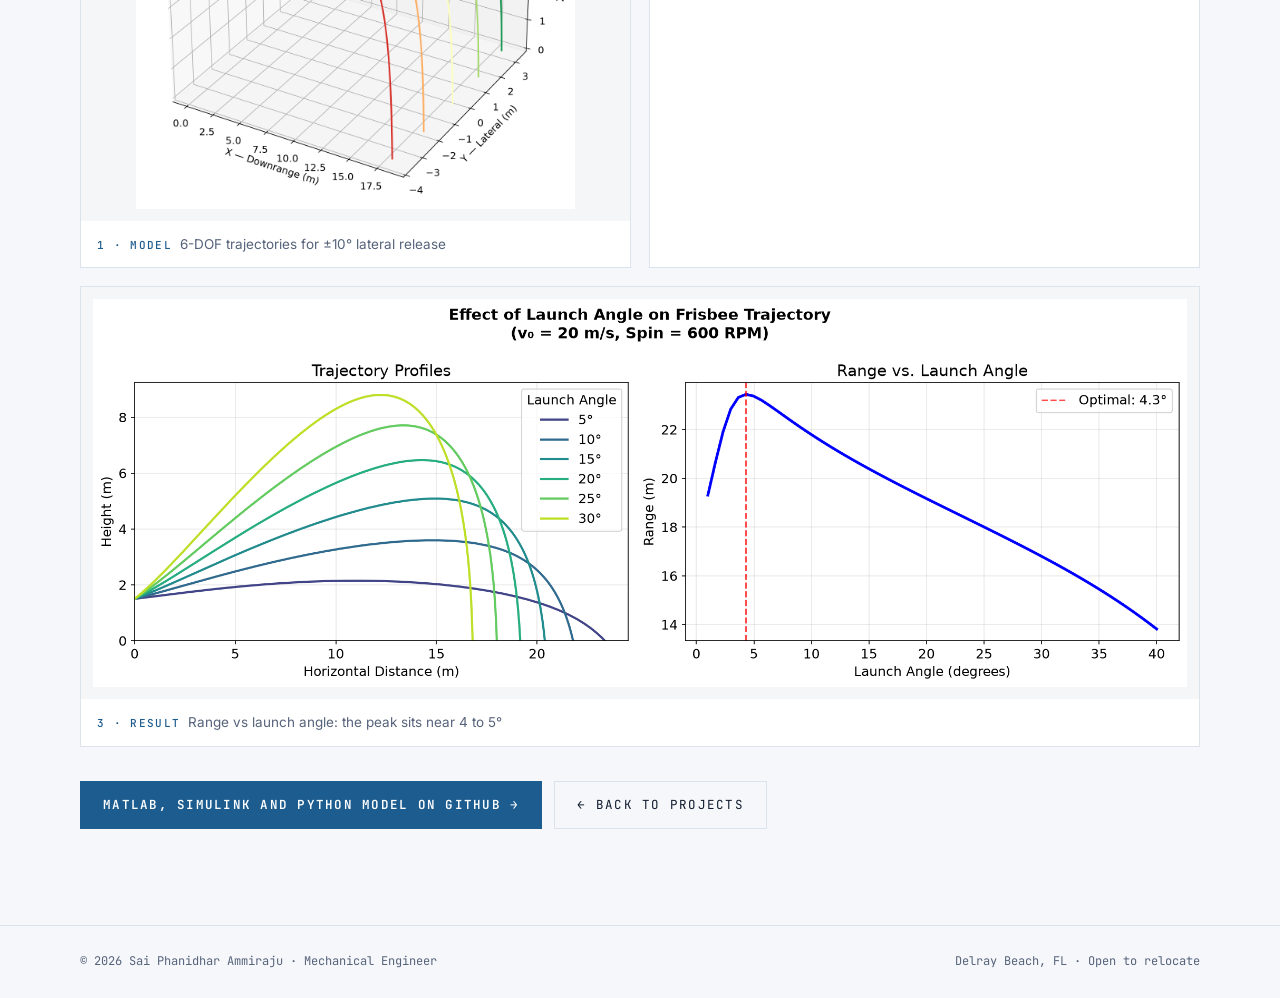
<file: frisbee.html>
<!doctype html>
<html lang="en">
<head>
<meta charset="utf-8">
<meta name="viewport" content="width=device-width, initial-scale=1, viewport-fit=cover">
<title>Frisbee aerodynamics and 6-DOF flight · Sai Phanidhar Ammiraju</title>
<meta name="description" content="Why a frisbee flies furthest when thrown almost flat.">
<meta property="og:title" content="Frisbee aerodynamics and 6-DOF flight · Sai Phanidhar Ammiraju">
<meta property="og:description" content="Why a frisbee flies furthest when thrown almost flat.">
<link rel="preconnect" href="https://fonts.googleapis.com">
<link rel="preconnect" href="https://fonts.gstatic.com" crossorigin>
<link rel="stylesheet" href="https://fonts.googleapis.com/css2?family=Bebas+Neue&family=Inter:wght@300;400;500;600;700&family=JetBrains+Mono:wght@400;500&display=swap">
<link rel="stylesheet" href="style.css">
<link rel="icon" href="data:image/svg+xml,%3Csvg xmlns='http://www.w3.org/2000/svg' viewBox='0 0 32 32'%3E%3Crect width='32' height='32' fill='%230a0b0f'/%3E%3Ctext x='16' y='23' font-family='Arial' font-weight='700' font-size='17' text-anchor='middle' fill='%23f2c94c'%3ESA%3C/text%3E%3C/svg%3E">
</head>
<body>
<nav class="nav"><div class="wrap">
  <a class="brand" href="index.html">Sai Phanidhar <b>Ammiraju</b></a>
  <ul><li><a href="index.html#services">What I do</a></li><li><a href="index.html#projects">Projects</a></li><li><a href="index.html#skills">Skills</a></li><li><a href="index.html#about">About</a></li><li><a href="index.html#experience">Experience</a></li><li><a href="index.html#education">Education</a></li></ul>
  <a class="btn gold sm" href="index.html#contact">Contact</a>
</div></nav>

<header class="phead"><div class="wrap">
  <a class="back" href="index.html#projects">← All projects</a>
  <h1>Frisbee aerodynamics and 6-DOF flight</h1>
  <p class="hook">Why a frisbee flies furthest when thrown almost flat.</p>
  <div class="meta"><span>CFD · Flight dynamics</span><span>Spring 2026</span><span class="role">Team lead, 4-person course project</span></div>
  <div class="tags" style="margin-top:16px"><span>ANSYS Fluent</span><span>SolidWorks Flow Sim</span><span>MATLAB</span><span>Simulink</span><span>Python</span><span>6-DOF dynamics</span></div>
  <div class="kpis"><div class="kpi"><div class="n">~4.5°</div><div class="l">best launch angle</div></div><div class="kpi"><div class="n">23.4 m</div><div class="l">range at 20 m/s</div></div><div class="kpi"><div class="n">3.4</div><div class="l">peak lift-to-drag</div></div></div>
  
</div></header>
<section class="alt"><div class="wrap">
  <div class="whr">
    <div><h3>What</h3><p>Work out why a disc flies furthest when it is thrown almost flat, for the Flight Dynamics course at FAU.</p></div>
    <div><h3>How</h3><p>Lift and drag from ANSYS Fluent (k-ω SST, −10° to +30°), cross-checked in SolidWorks Flow Simulation. A 10-state 6-DOF model with gyroscopic spin coupling in MATLAB/Simulink (ode45) and Python.</p></div>
    <div><h3>Results</h3><p>Best launch angle is about 4 to 5 degrees, giving 23.4 m at 20 m/s and 600 RPM. A 40° throw only reaches about 14 m. Raising spin from 250 to 1000 RPM takes range from about 9 m to 34 m.</p></div>
  </div>
  
  <div class="checks"><div>Fluent coefficients cross-checked in SolidWorks Flow Simulation</div><div>6-DOF model rewritten in Python as a second check</div></div>
</div></section>
<section><div class="wrap">
  <span class="eyebrow">Process</span>
  <h2 class="sec">From model to result</h2>
  <div class="process"><figure class=""><div class="fr"><img src="frisbee_3d.png" alt="6-DOF trajectories for ±10° lateral release" loading="lazy"></div><figcaption><b>1 · Model</b>6-DOF trajectories for ±10° lateral release</figcaption></figure><figure class=""><div class="fr"><img src="frisbee_spin.png" alt="Effect of spin rate on range" loading="lazy"></div><figcaption><b>2 · Study</b>Effect of spin rate on range</figcaption></figure><figure class="wide"><div class="fr"><img src="frisbee_angle.png" alt="Range vs launch angle: the peak sits near 4 to 5°" loading="lazy"></div><figcaption><b>3 · Result</b>Range vs launch angle: the peak sits near 4 to 5°</figcaption></figure></div>
  <div class="cta" style="margin-top:34px"><a class="btn gold" href="https://github.com/Saiphani02/frisbee-flight-dynamics" target="_blank" rel="noopener">MATLAB, Simulink and Python model on GitHub →</a><a class="btn" href="index.html#projects">← Back to projects</a></div>
</div></section>
<footer><div class="wrap"><span>© 2026 Sai Phanidhar Ammiraju · Mechanical Engineer</span><span>Delray Beach, FL · Open to relocate</span></div></footer>
</body>
</html>
</file>
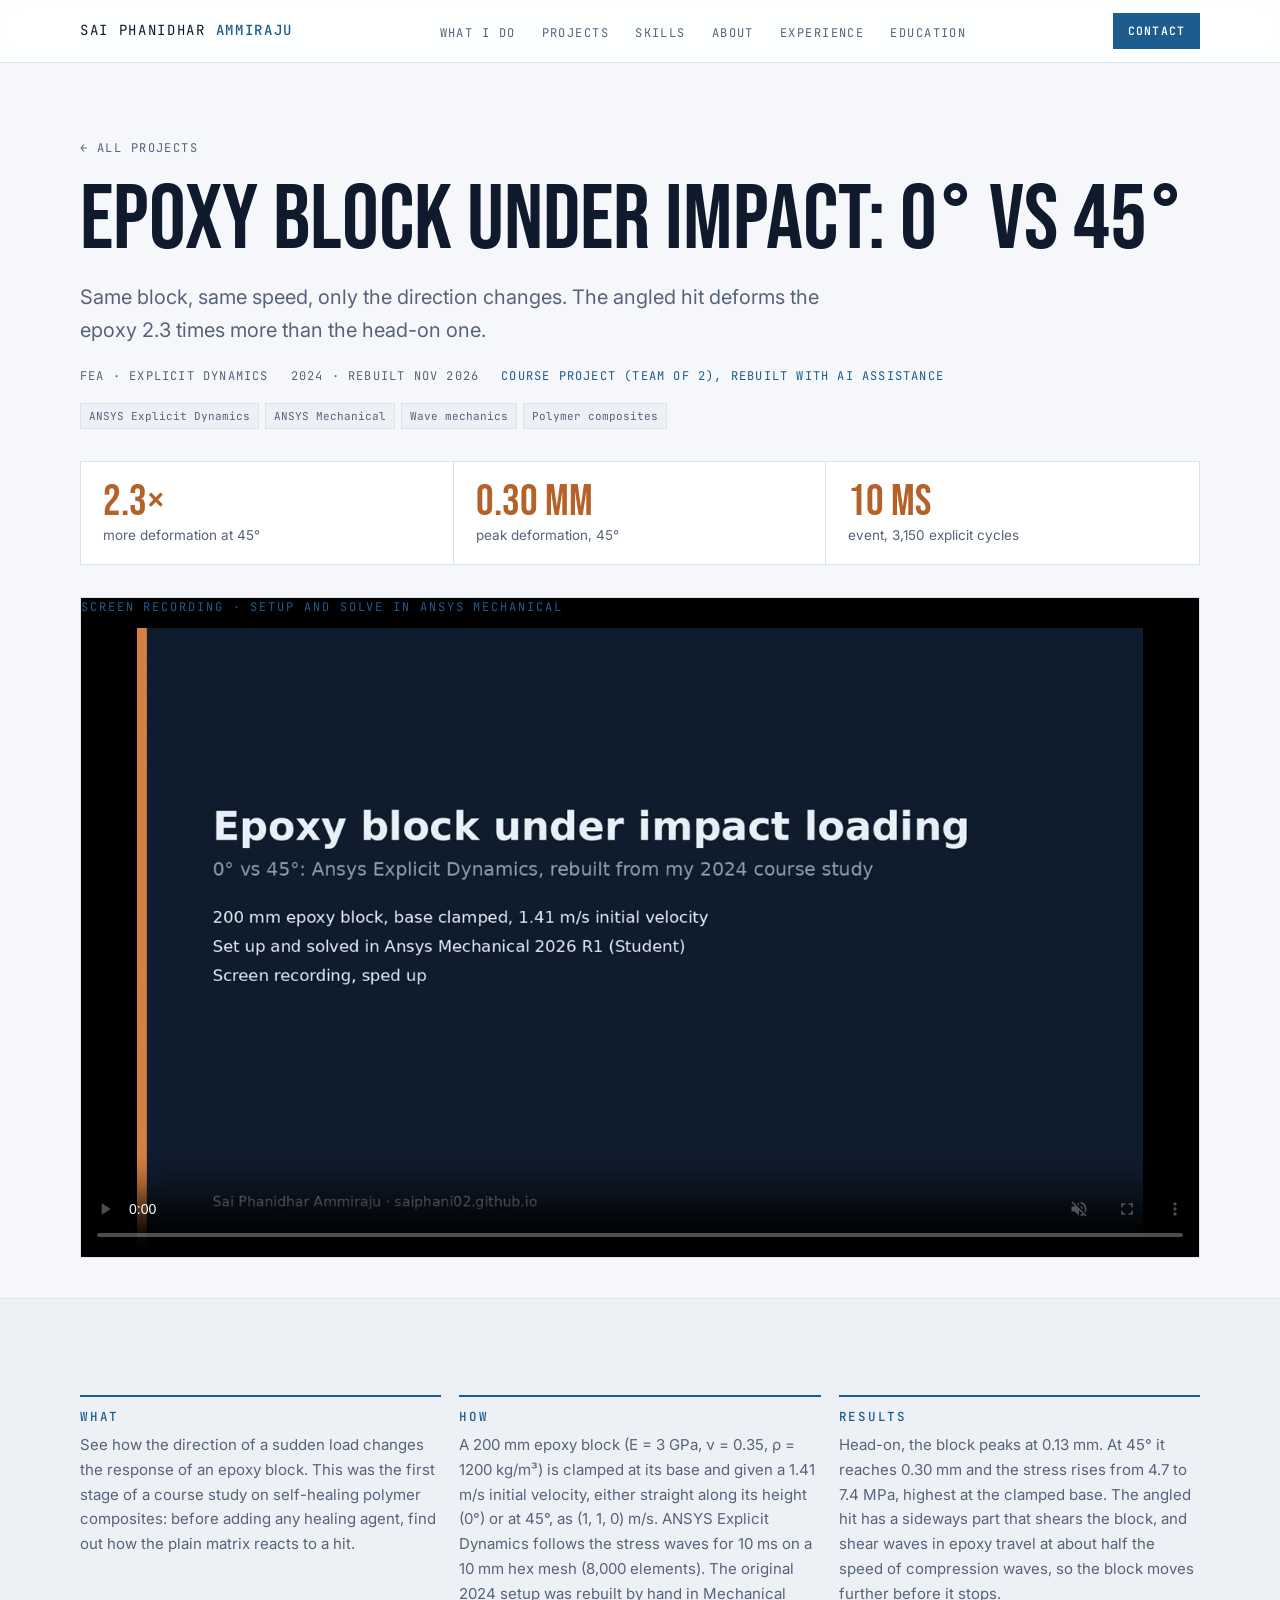
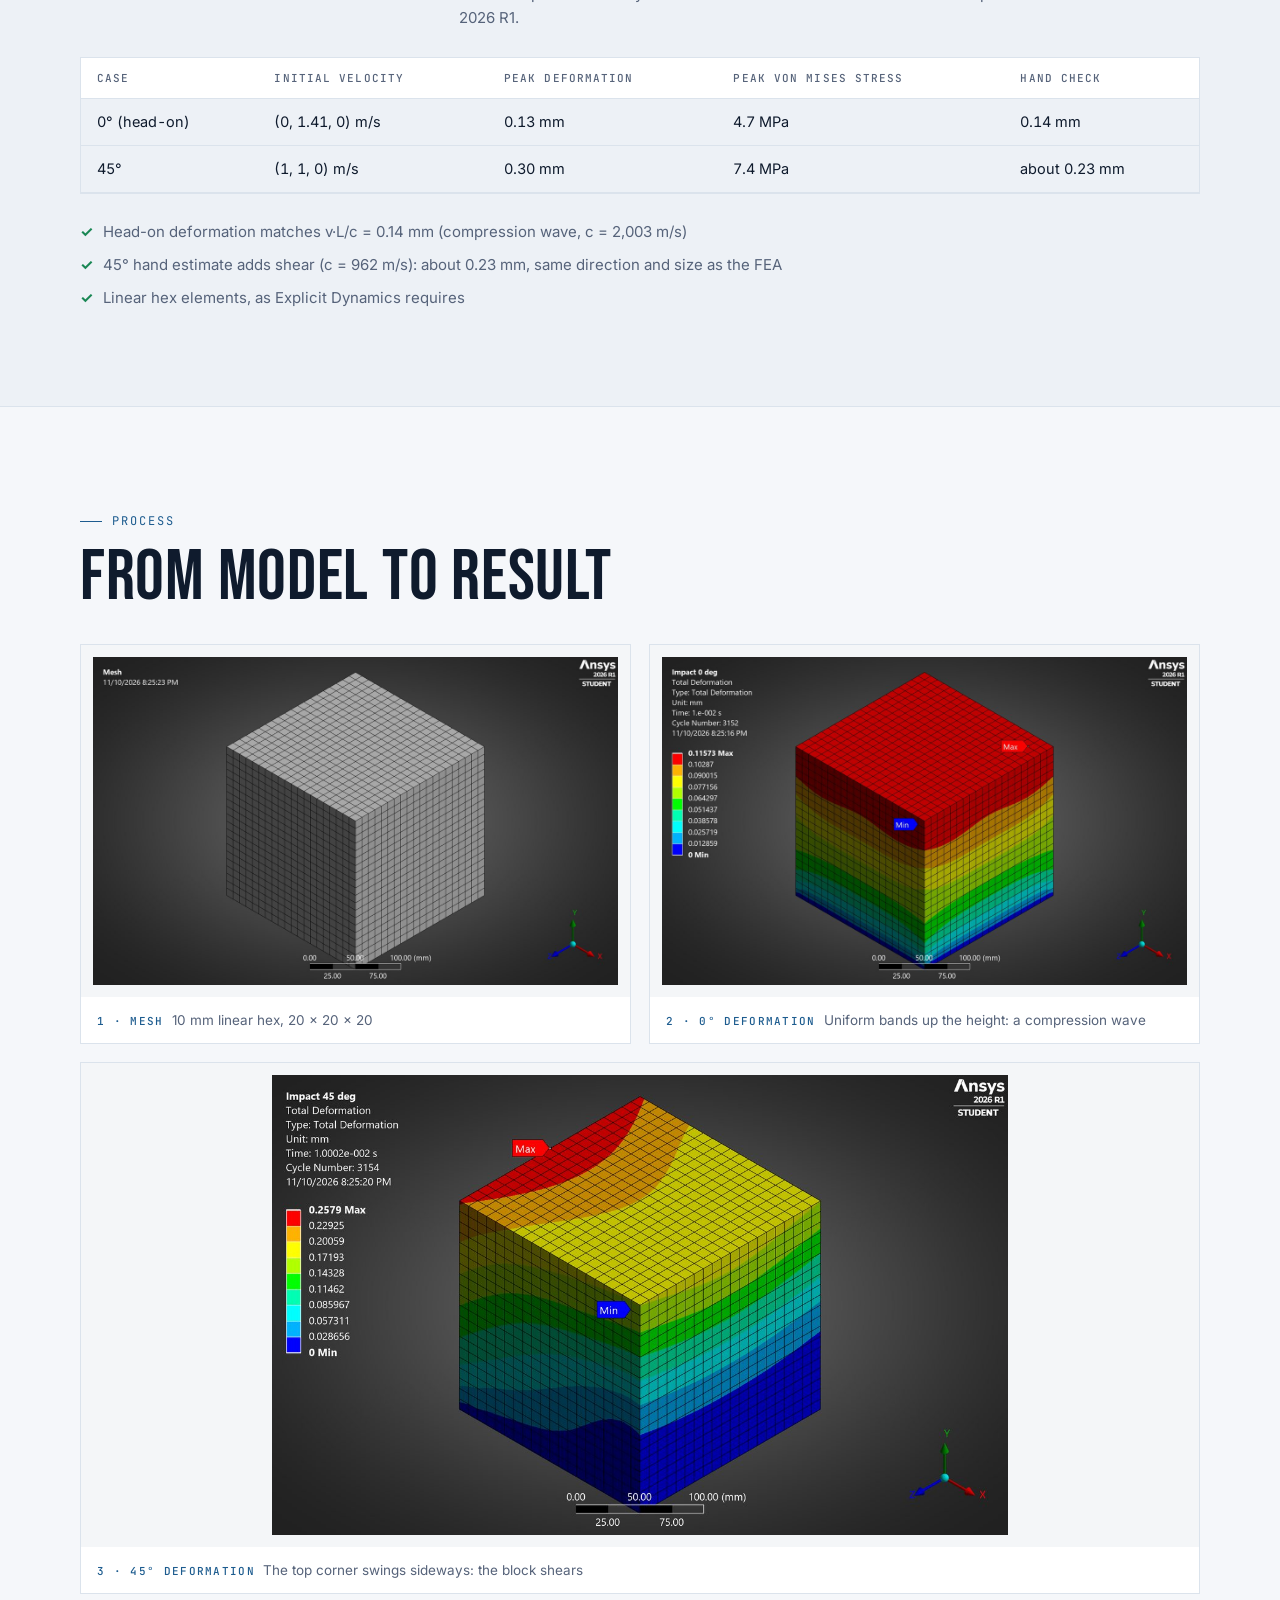
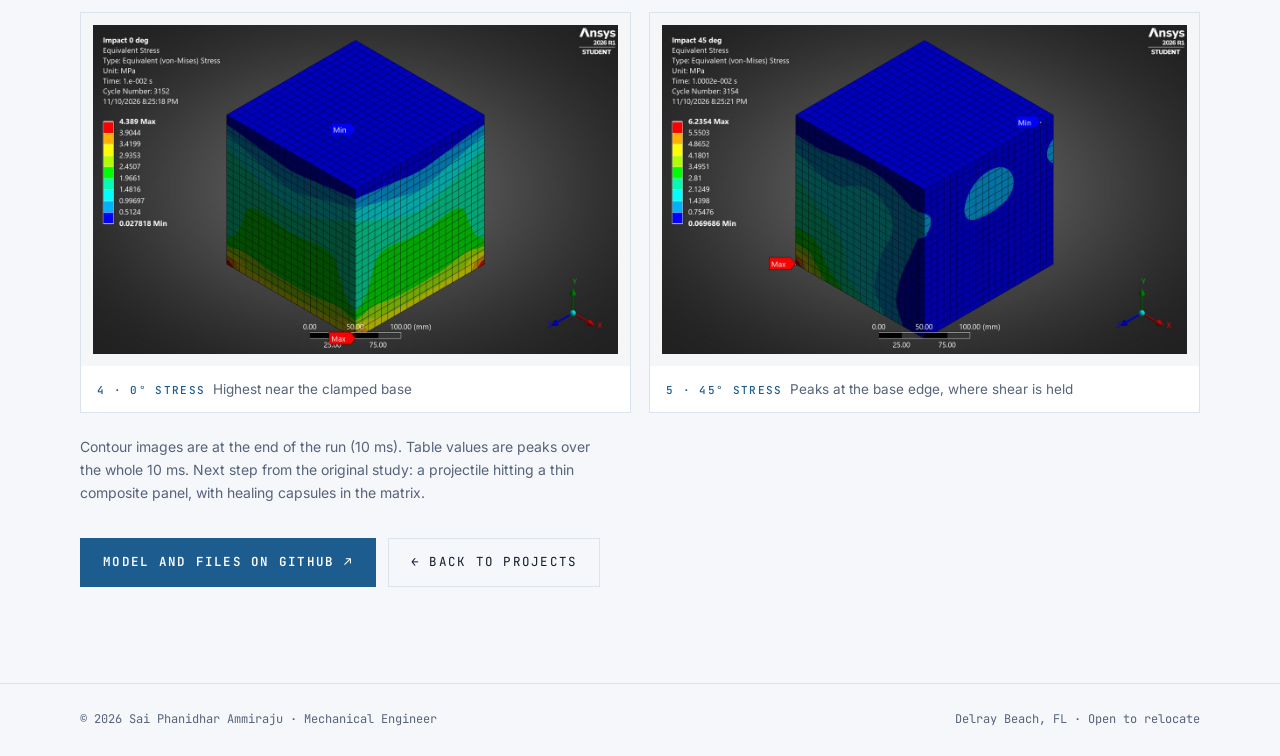
<file: impact.html>
<!doctype html>
<html lang="en">
<head>
<meta charset="utf-8">
<meta name="viewport" content="width=device-width, initial-scale=1, viewport-fit=cover">
<title>Epoxy block under impact: 0° vs 45° · Sai Phanidhar Ammiraju</title>
<meta name="description" content="Same block, same speed, only the direction changes. The angled hit deforms the epoxy 2.3 times more than the head-on one.">
<meta property="og:title" content="Epoxy block under impact: 0° vs 45° · Sai Phanidhar Ammiraju">
<meta property="og:description" content="Same block, same speed, only the direction changes. The angled hit deforms the epoxy 2.3 times more than the head-on one.">
<link rel="preconnect" href="https://fonts.googleapis.com">
<link rel="preconnect" href="https://fonts.gstatic.com" crossorigin>
<link rel="stylesheet" href="https://fonts.googleapis.com/css2?family=Bebas+Neue&family=Inter:wght@300;400;500;600;700&family=JetBrains+Mono:wght@400;500&display=swap">
<link rel="stylesheet" href="style.css">
<link rel="icon" href="data:image/svg+xml,%3Csvg xmlns='http://www.w3.org/2000/svg' viewBox='0 0 32 32'%3E%3Crect width='32' height='32' fill='%230a0b0f'/%3E%3Ctext x='16' y='23' font-family='Arial' font-weight='700' font-size='17' text-anchor='middle' fill='%23f2c94c'%3ESA%3C/text%3E%3C/svg%3E">
</head>
<body>
<nav class="nav"><div class="wrap">
  <a class="brand" href="index.html">Sai Phanidhar <b>Ammiraju</b></a>
  <ul><li><a href="index.html#services">What I do</a></li><li><a href="index.html#projects">Projects</a></li><li><a href="index.html#skills">Skills</a></li><li><a href="index.html#about">About</a></li><li><a href="index.html#experience">Experience</a></li><li><a href="index.html#education">Education</a></li></ul>

  <a class="btn gold sm" href="index.html#contact">Contact</a>
</div></nav>

<header class="phead"><div class="wrap">
  <a class="back" href="index.html#projects">← All projects</a>
  <h1>Epoxy block under impact: 0° vs 45°</h1>
  <p class="hook">Same block, same speed, only the direction changes. The angled hit deforms the epoxy 2.3 times more than the head-on one.</p>
  <div class="meta"><span>FEA · Explicit dynamics</span><span>2024 · rebuilt Nov 2026</span><span class="role">Course project (team of 2), rebuilt with AI assistance</span></div>
  <div class="tags" style="margin-top:16px"><span>ANSYS Explicit Dynamics</span><span>ANSYS Mechanical</span><span>Wave mechanics</span><span>Polymer composites</span></div>
  <div class="kpis"><div class="kpi"><div class="n">2.3×</div><div class="l">more deformation at 45°</div></div><div class="kpi"><div class="n">0.30 mm</div><div class="l">peak deformation, 45°</div></div><div class="kpi"><div class="n">10 ms</div><div class="l">event, 3,150 explicit cycles</div></div></div>
  <div class="pvideo"><span class="eyebrow" style="display:block;margin-bottom:10px">Screen recording · setup and solve in Ansys Mechanical</span><video controls muted playsinline preload="metadata" poster="impact_poster.jpg"><source src="impact.mp4" type="video/mp4"></video></div>
</div></header>
<section class="alt"><div class="wrap">
  <div class="whr">
    <div><h3>What</h3><p>See how the direction of a sudden load changes the response of an epoxy block. This was the first stage of a course study on self-healing polymer composites: before adding any healing agent, find out how the plain matrix reacts to a hit.</p></div>
    <div><h3>How</h3><p>A 200 mm epoxy block (E = 3 GPa, ν = 0.35, ρ = 1200 kg/m³) is clamped at its base and given a 1.41 m/s initial velocity, either straight along its height (0°) or at 45°, as (1, 1, 0) m/s. ANSYS Explicit Dynamics follows the stress waves for 10 ms on a 10 mm hex mesh (8,000 elements). The original 2024 setup was rebuilt by hand in Mechanical 2026 R1.</p></div>
    <div><h3>Results</h3><p>Head-on, the block peaks at 0.13 mm. At 45° it reaches 0.30 mm and the stress rises from 4.7 to 7.4 MPa, highest at the clamped base. The angled hit has a sideways part that shears the block, and shear waves in epoxy travel at about half the speed of compression waves, so the block moves further before it stops.</p></div>
  </div>
  <div class="tbl"><table><thead><tr><th>Case</th><th>Initial velocity</th><th>Peak deformation</th><th>Peak von Mises stress</th><th>Hand check</th></tr></thead><tbody><tr><td>0° (head-on)</td><td>(0, 1.41, 0) m/s</td><td>0.13 mm</td><td>4.7 MPa</td><td>0.14 mm</td></tr><tr><td>45°</td><td>(1, 1, 0) m/s</td><td>0.30 mm</td><td>7.4 MPa</td><td>about 0.23 mm</td></tr></tbody></table></div>
  <div class="checks"><div>Head-on deformation matches v·L/c = 0.14 mm (compression wave, c = 2,003 m/s)</div><div>45° hand estimate adds shear (c = 962 m/s): about 0.23 mm, same direction and size as the FEA</div><div>Linear hex elements, as Explicit Dynamics requires</div></div>
</div></section>
<section><div class="wrap">
  <span class="eyebrow">Process</span>
  <h2 class="sec">From model to result</h2>
  <div class="process"><figure class=""><div class="fr"><img src="impact_mesh.jpg" alt="10 mm hex mesh of the 200 mm epoxy block" loading="lazy"></div><figcaption><b>1 · Mesh</b>10 mm linear hex, 20 × 20 × 20</figcaption></figure><figure class=""><div class="fr"><img src="impact_def0.jpg" alt="Total deformation at 10 ms, 0 degree case" loading="lazy"></div><figcaption><b>2 · 0° deformation</b>Uniform bands up the height: a compression wave</figcaption></figure><figure class="wide"><div class="fr"><img src="impact_def45.jpg" alt="Total deformation at 10 ms, 45 degree case" loading="lazy"></div><figcaption><b>3 · 45° deformation</b>The top corner swings sideways: the block shears</figcaption></figure><figure class=""><div class="fr"><img src="impact_vm0.jpg" alt="Von Mises stress at 10 ms, 0 degree case" loading="lazy"></div><figcaption><b>4 · 0° stress</b>Highest near the clamped base</figcaption></figure><figure class=""><div class="fr"><img src="impact_vm45.jpg" alt="Von Mises stress at 10 ms, 45 degree case" loading="lazy"></div><figcaption><b>5 · 45° stress</b>Peaks at the base edge, where shear is held</figcaption></figure></div>
  <p class="lead" style="margin-top:22px;font-size:14px">Contour images are at the end of the run (10 ms). Table values are peaks over the whole 10 ms. Next step from the original study: a projectile hitting a thin composite panel, with healing capsules in the matrix.</p>
  <div class="cta" style="margin-top:34px"><a class="btn gold" href="https://github.com/Saiphani02/epoxy-block-impact-explicit" target="_blank" rel="noopener">Model and files on GitHub ↗</a><a class="btn" href="index.html#projects">← Back to projects</a></div>
</div></section>
<footer><div class="wrap"><span>© 2026 Sai Phanidhar Ammiraju · Mechanical Engineer</span><span>Delray Beach, FL · Open to relocate</span></div></footer>
</body>
</html>
</file>
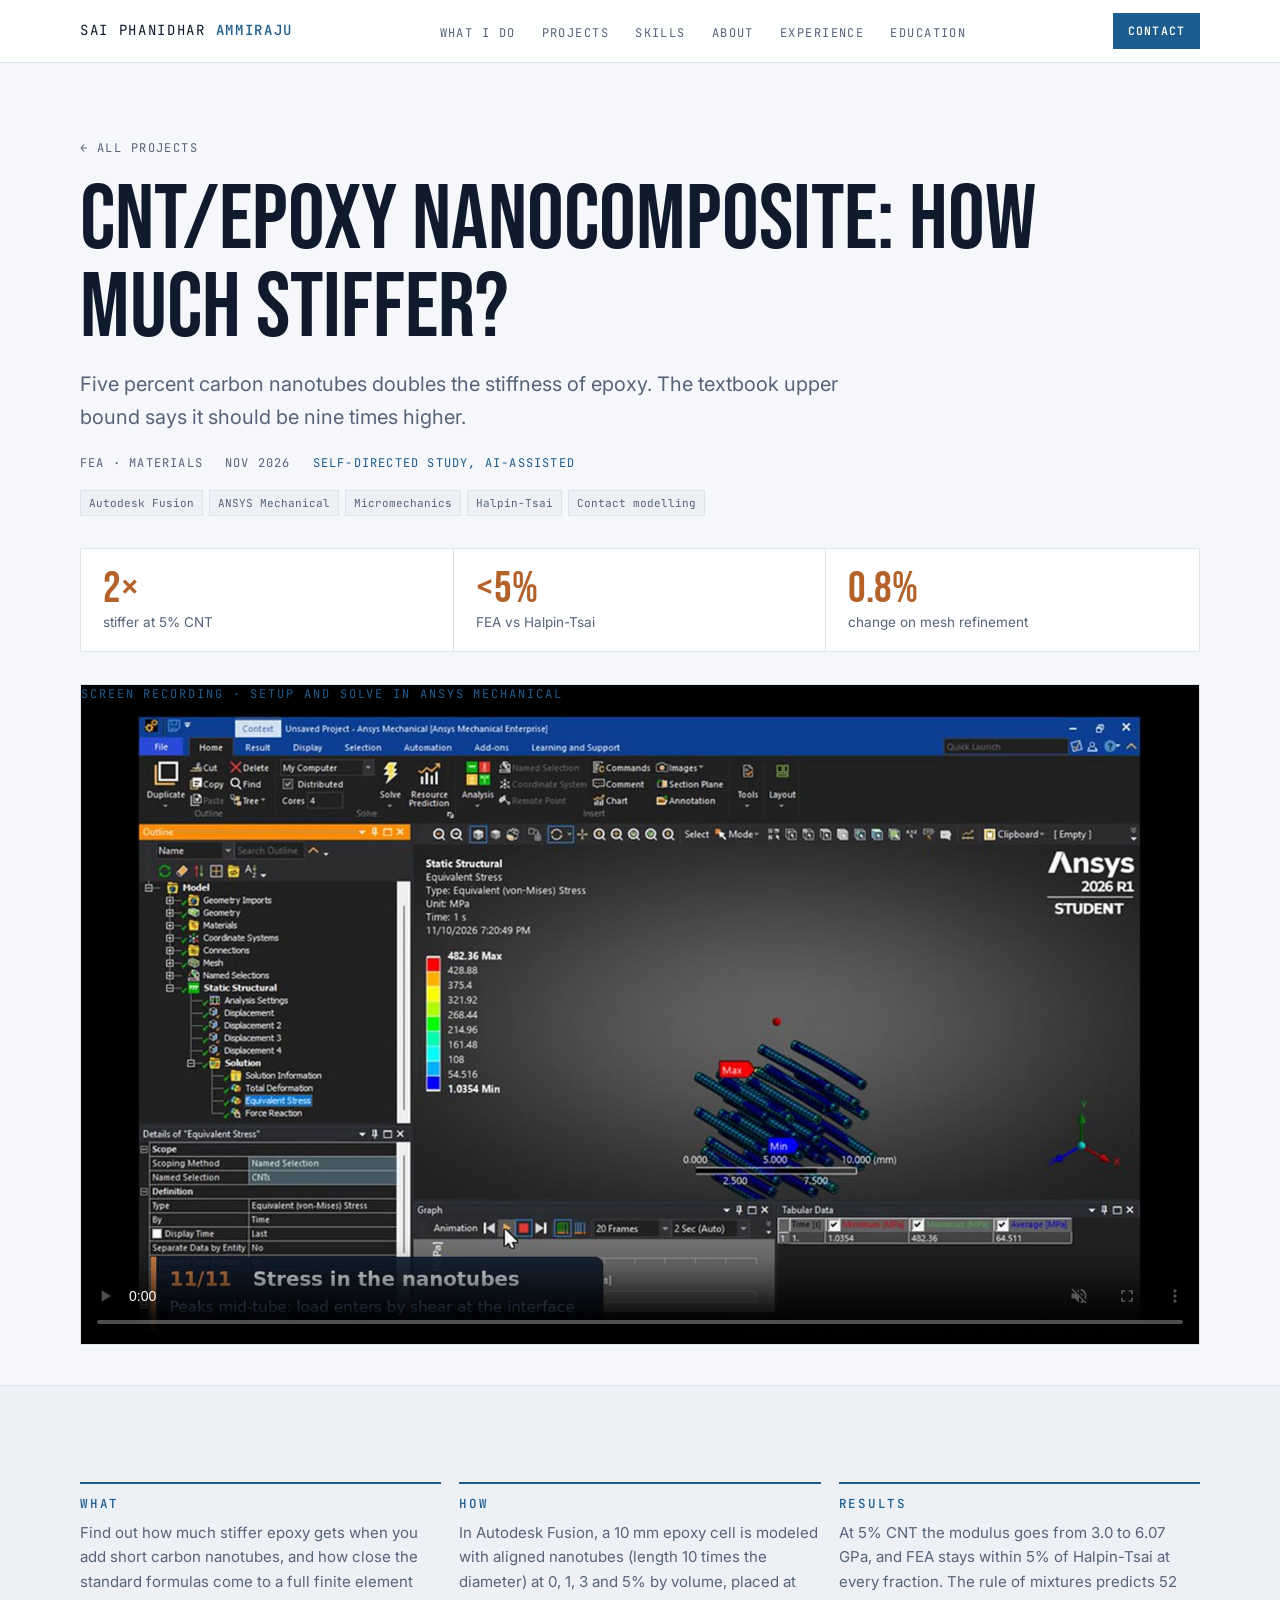
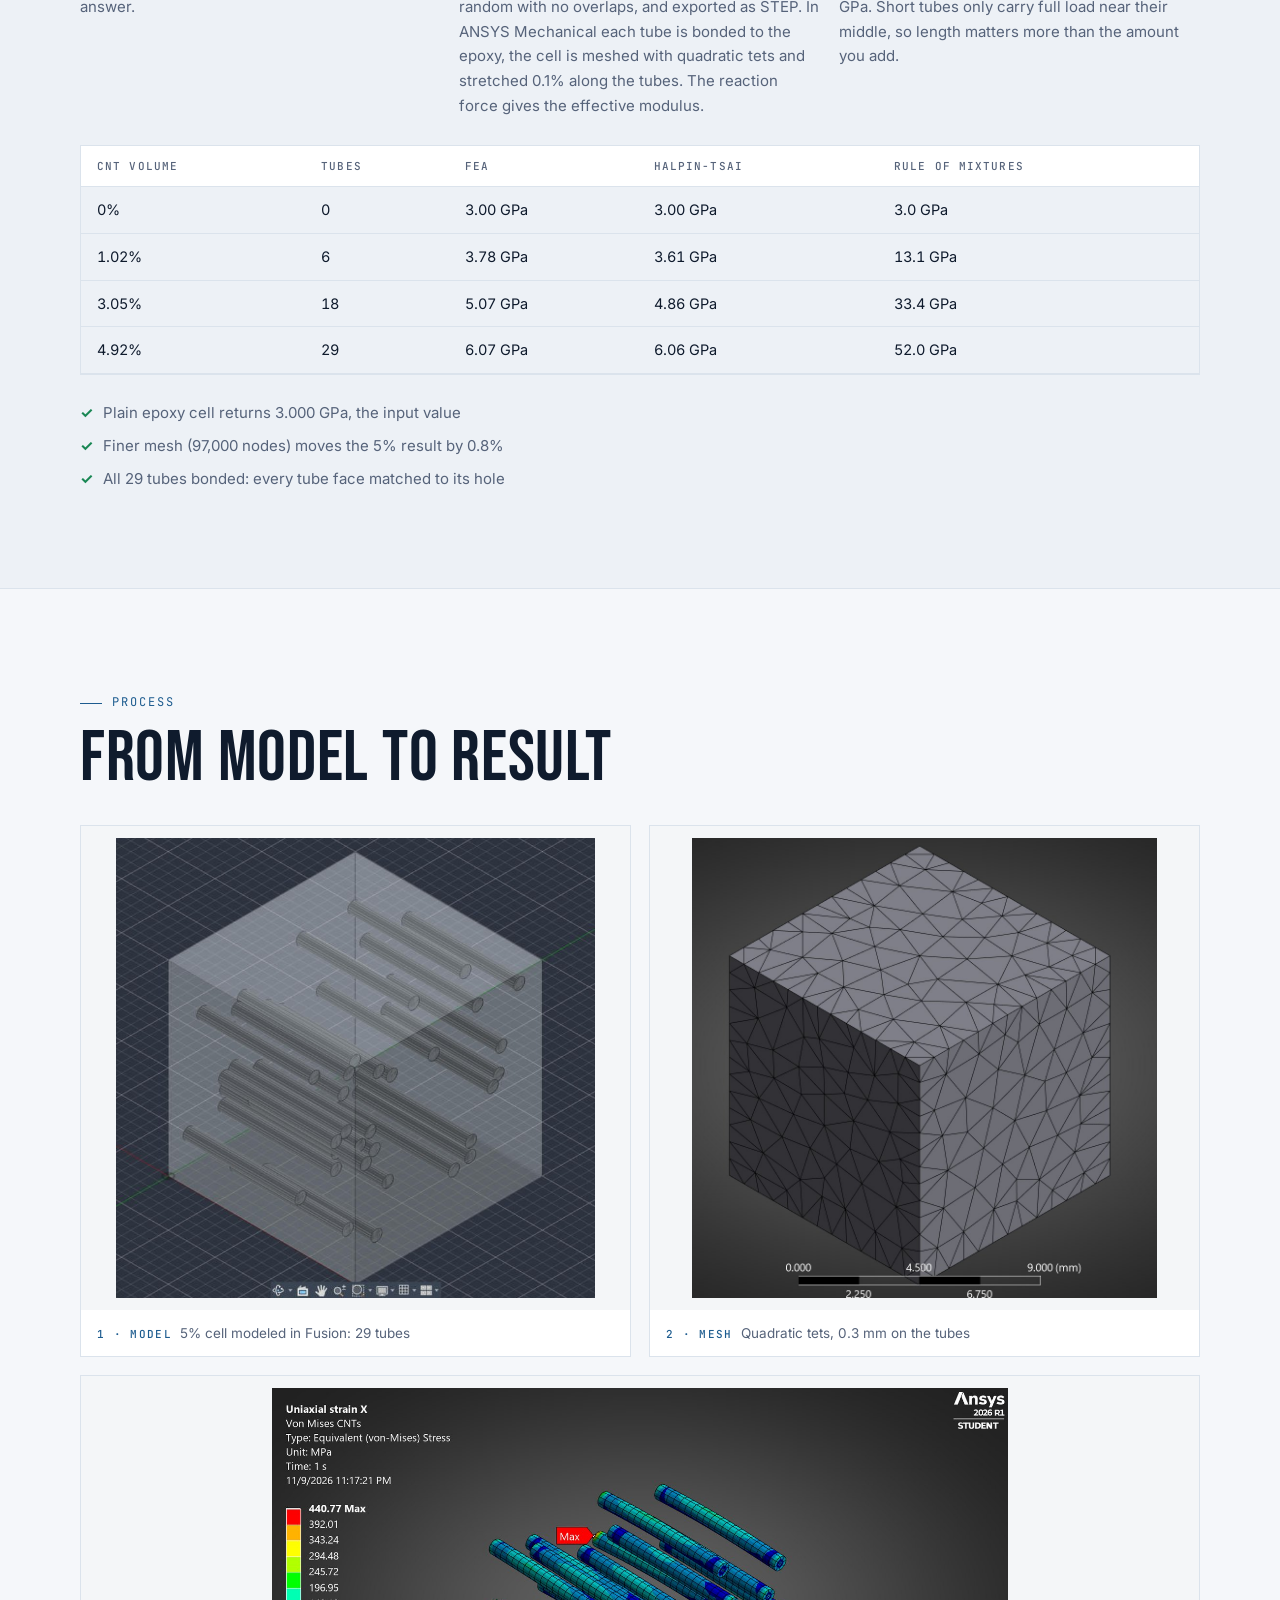
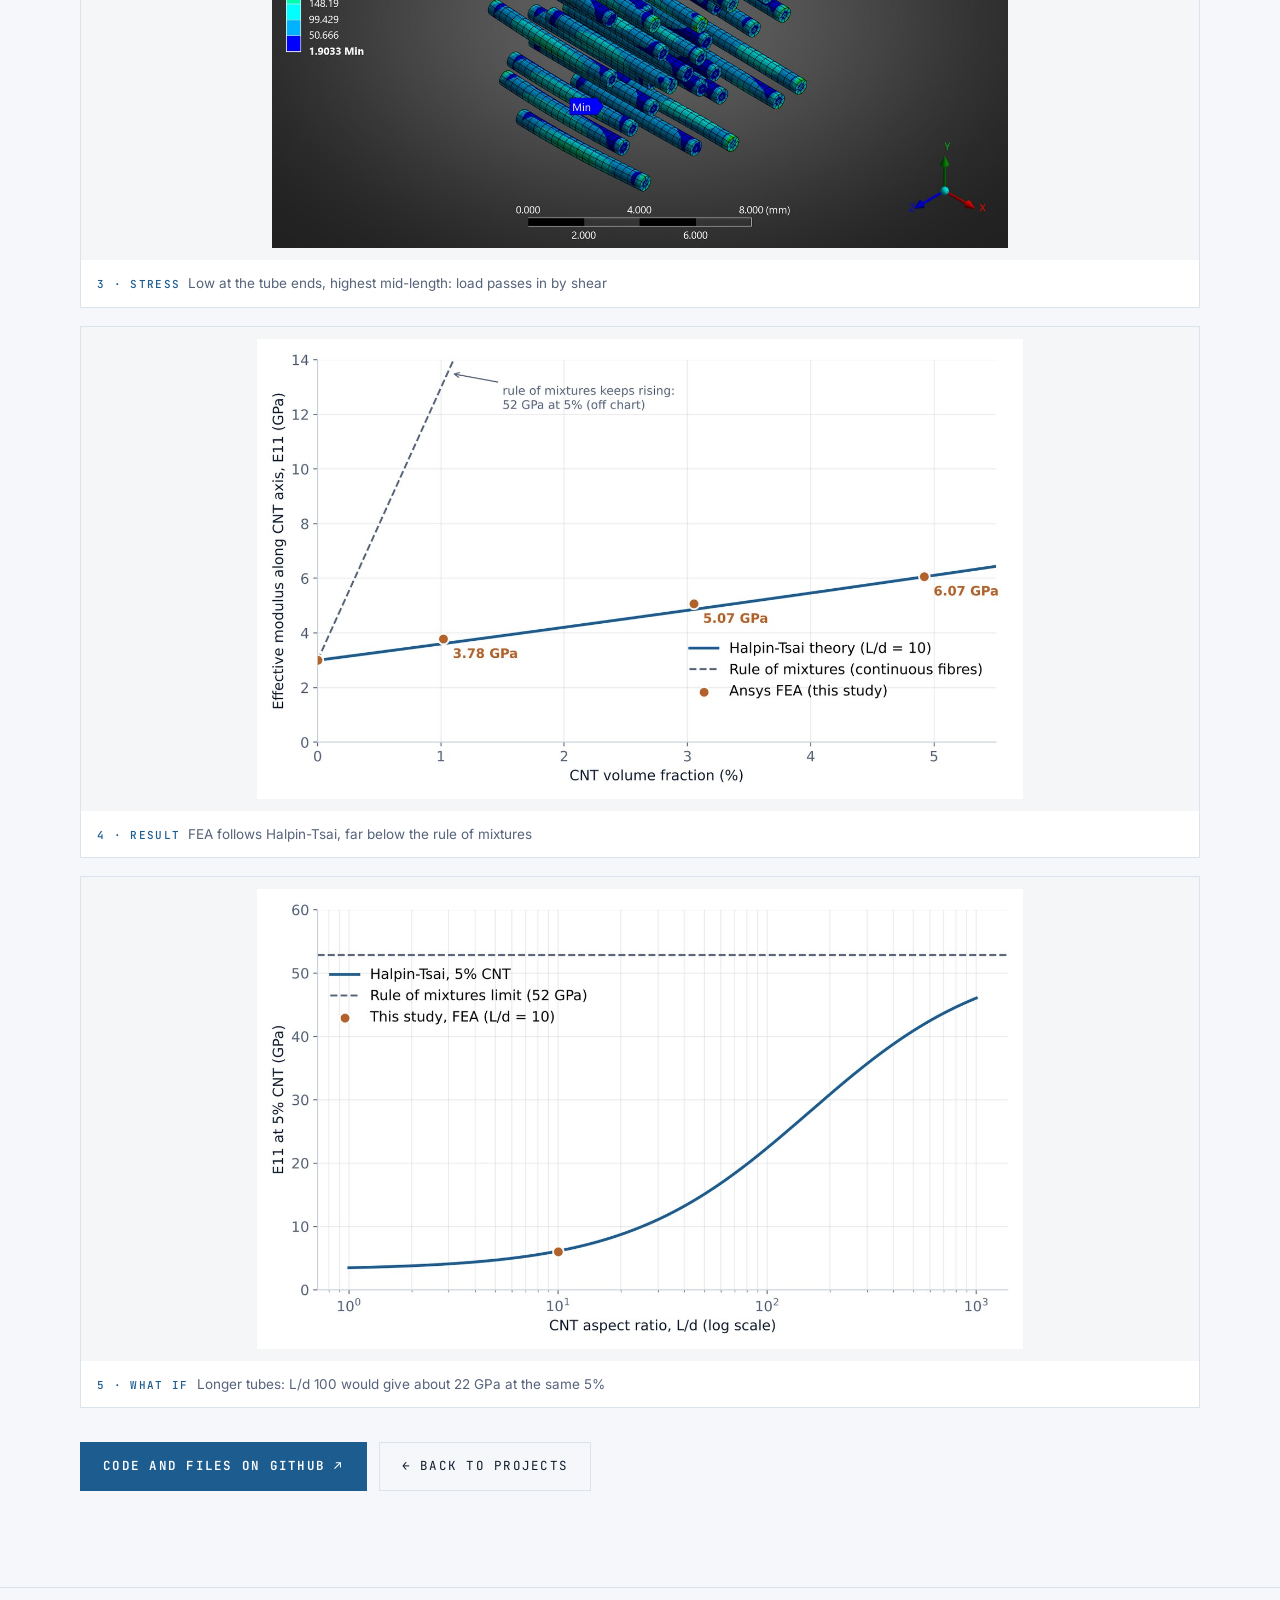
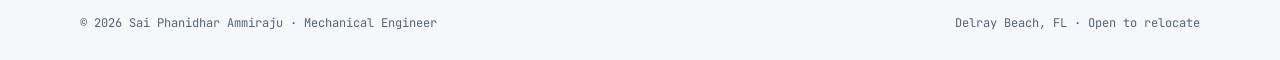
<file: nanocomposite.html>
<!doctype html>
<html lang="en">
<head>
<meta charset="utf-8">
<meta name="viewport" content="width=device-width, initial-scale=1, viewport-fit=cover">
<title>CNT/epoxy nanocomposite: how much stiffer? · Sai Phanidhar Ammiraju</title>
<meta name="description" content="Five percent carbon nanotubes doubles the stiffness of epoxy. The textbook upper bound says it should be nine times higher.">
<meta property="og:title" content="CNT/epoxy nanocomposite: how much stiffer? · Sai Phanidhar Ammiraju">
<meta property="og:description" content="Five percent carbon nanotubes doubles the stiffness of epoxy. The textbook upper bound says it should be nine times higher.">
<link rel="preconnect" href="https://fonts.googleapis.com">
<link rel="preconnect" href="https://fonts.gstatic.com" crossorigin>
<link rel="stylesheet" href="https://fonts.googleapis.com/css2?family=Bebas+Neue&family=Inter:wght@300;400;500;600;700&family=JetBrains+Mono:wght@400;500&display=swap">
<link rel="stylesheet" href="style.css">
<link rel="icon" href="data:image/svg+xml,%3Csvg xmlns='http://www.w3.org/2000/svg' viewBox='0 0 32 32'%3E%3Crect width='32' height='32' fill='%230a0b0f'/%3E%3Ctext x='16' y='23' font-family='Arial' font-weight='700' font-size='17' text-anchor='middle' fill='%23f2c94c'%3ESA%3C/text%3E%3C/svg%3E">
</head>
<body>
<nav class="nav"><div class="wrap">
  <a class="brand" href="index.html">Sai Phanidhar <b>Ammiraju</b></a>
  <ul><li><a href="index.html#services">What I do</a></li><li><a href="index.html#projects">Projects</a></li><li><a href="index.html#skills">Skills</a></li><li><a href="index.html#about">About</a></li><li><a href="index.html#experience">Experience</a></li><li><a href="index.html#education">Education</a></li></ul>

  <a class="btn gold sm" href="index.html#contact">Contact</a>
</div></nav>

<header class="phead"><div class="wrap">
  <a class="back" href="index.html#projects">← All projects</a>
  <h1>CNT/epoxy nanocomposite: how much stiffer?</h1>
  <p class="hook">Five percent carbon nanotubes doubles the stiffness of epoxy. The textbook upper bound says it should be nine times higher.</p>
  <div class="meta"><span>FEA · Materials</span><span>Nov 2026</span><span class="role">Self-directed study, AI-assisted</span></div>
  <div class="tags" style="margin-top:16px"><span>Autodesk Fusion</span><span>ANSYS Mechanical</span><span>Micromechanics</span><span>Halpin-Tsai</span><span>Contact modelling</span></div>
  <div class="kpis"><div class="kpi"><div class="n">2×</div><div class="l">stiffer at 5% CNT</div></div><div class="kpi"><div class="n">&lt;5%</div><div class="l">FEA vs Halpin-Tsai</div></div><div class="kpi"><div class="n">0.8%</div><div class="l">change on mesh refinement</div></div></div>
  <div class="pvideo"><span class="eyebrow" style="display:block;margin-bottom:10px">Screen recording · setup and solve in Ansys Mechanical</span><video controls muted playsinline preload="metadata" poster="nanocomposite_poster.jpg"><source src="nanocomposite.mp4" type="video/mp4"></video></div>
</div></header>
<section class="alt"><div class="wrap">
  <div class="whr">
    <div><h3>What</h3><p>Find out how much stiffer epoxy gets when you add short carbon nanotubes, and how close the standard formulas come to a full finite element answer.</p></div>
    <div><h3>How</h3><p>In Autodesk Fusion, a 10 mm epoxy cell is modeled with aligned nanotubes (length 10 times the diameter) at 0, 1, 3 and 5% by volume, placed at random with no overlaps, and exported as STEP. In ANSYS Mechanical each tube is bonded to the epoxy, the cell is meshed with quadratic tets and stretched 0.1% along the tubes. The reaction force gives the effective modulus.</p></div>
    <div><h3>Results</h3><p>At 5% CNT the modulus goes from 3.0 to 6.07 GPa, and FEA stays within 5% of Halpin-Tsai at every fraction. The rule of mixtures predicts 52 GPa. Short tubes only carry full load near their middle, so length matters more than the amount you add.</p></div>
  </div>
  <div class="tbl"><table><thead><tr><th>CNT volume</th><th>Tubes</th><th>FEA</th><th>Halpin-Tsai</th><th>Rule of mixtures</th></tr></thead><tbody><tr><td>0%</td><td>0</td><td>3.00 GPa</td><td>3.00 GPa</td><td>3.0 GPa</td></tr><tr><td>1.02%</td><td>6</td><td>3.78 GPa</td><td>3.61 GPa</td><td>13.1 GPa</td></tr><tr><td>3.05%</td><td>18</td><td>5.07 GPa</td><td>4.86 GPa</td><td>33.4 GPa</td></tr><tr><td>4.92%</td><td>29</td><td>6.07 GPa</td><td>6.06 GPa</td><td>52.0 GPa</td></tr></tbody></table></div>
  <div class="checks"><div>Plain epoxy cell returns 3.000 GPa, the input value</div><div>Finer mesh (97,000 nodes) moves the 5% result by 0.8%</div><div>All 29 tubes bonded: every tube face matched to its hole</div></div>
</div></section>
<section><div class="wrap">
  <span class="eyebrow">Process</span>
  <h2 class="sec">From model to result</h2>
  <div class="process"><figure class=""><div class="fr"><img src="nano_fusion_cell.jpg" alt="5% CNT cell modelled in Autodesk Fusion" loading="lazy"></div><figcaption><b>1 · Model</b>5% cell modeled in Fusion: 29 tubes</figcaption></figure><figure class=""><div class="fr"><img src="nano_mesh.jpg" alt="Quadratic tetrahedral mesh in ANSYS Mechanical" loading="lazy"></div><figcaption><b>2 · Mesh</b>Quadratic tets, 0.3 mm on the tubes</figcaption></figure><figure class="wide"><div class="fr"><img src="nano_cnt_stress.jpg" alt="Von Mises stress in the nanotubes at 0.1% strain" loading="lazy"></div><figcaption><b>3 · Stress</b>Low at the tube ends, highest mid-length: load passes in by shear</figcaption></figure><figure class="wide"><div class="fr"><img src="nano_modulus.jpg" alt="Effective modulus vs CNT volume fraction" loading="lazy"></div><figcaption><b>4 · Result</b>FEA follows Halpin-Tsai, far below the rule of mixtures</figcaption></figure><figure class="wide"><div class="fr"><img src="nano_aspect.jpg" alt="Halpin-Tsai modulus vs nanotube aspect ratio at 5%" loading="lazy"></div><figcaption><b>5 · What if</b>Longer tubes: L/d 100 would give about 22 GPa at the same 5%</figcaption></figure></div>
  <div class="cta" style="margin-top:34px"><a class="btn gold" href="https://github.com/Saiphani02/cnt-epoxy-nanocomposite-fea" target="_blank" rel="noopener">Code and files on GitHub ↗</a><a class="btn" href="index.html#projects">← Back to projects</a></div>
</div></section>
<footer><div class="wrap"><span>© 2026 Sai Phanidhar Ammiraju · Mechanical Engineer</span><span>Delray Beach, FL · Open to relocate</span></div></footer>
</body>
</html>
</file>
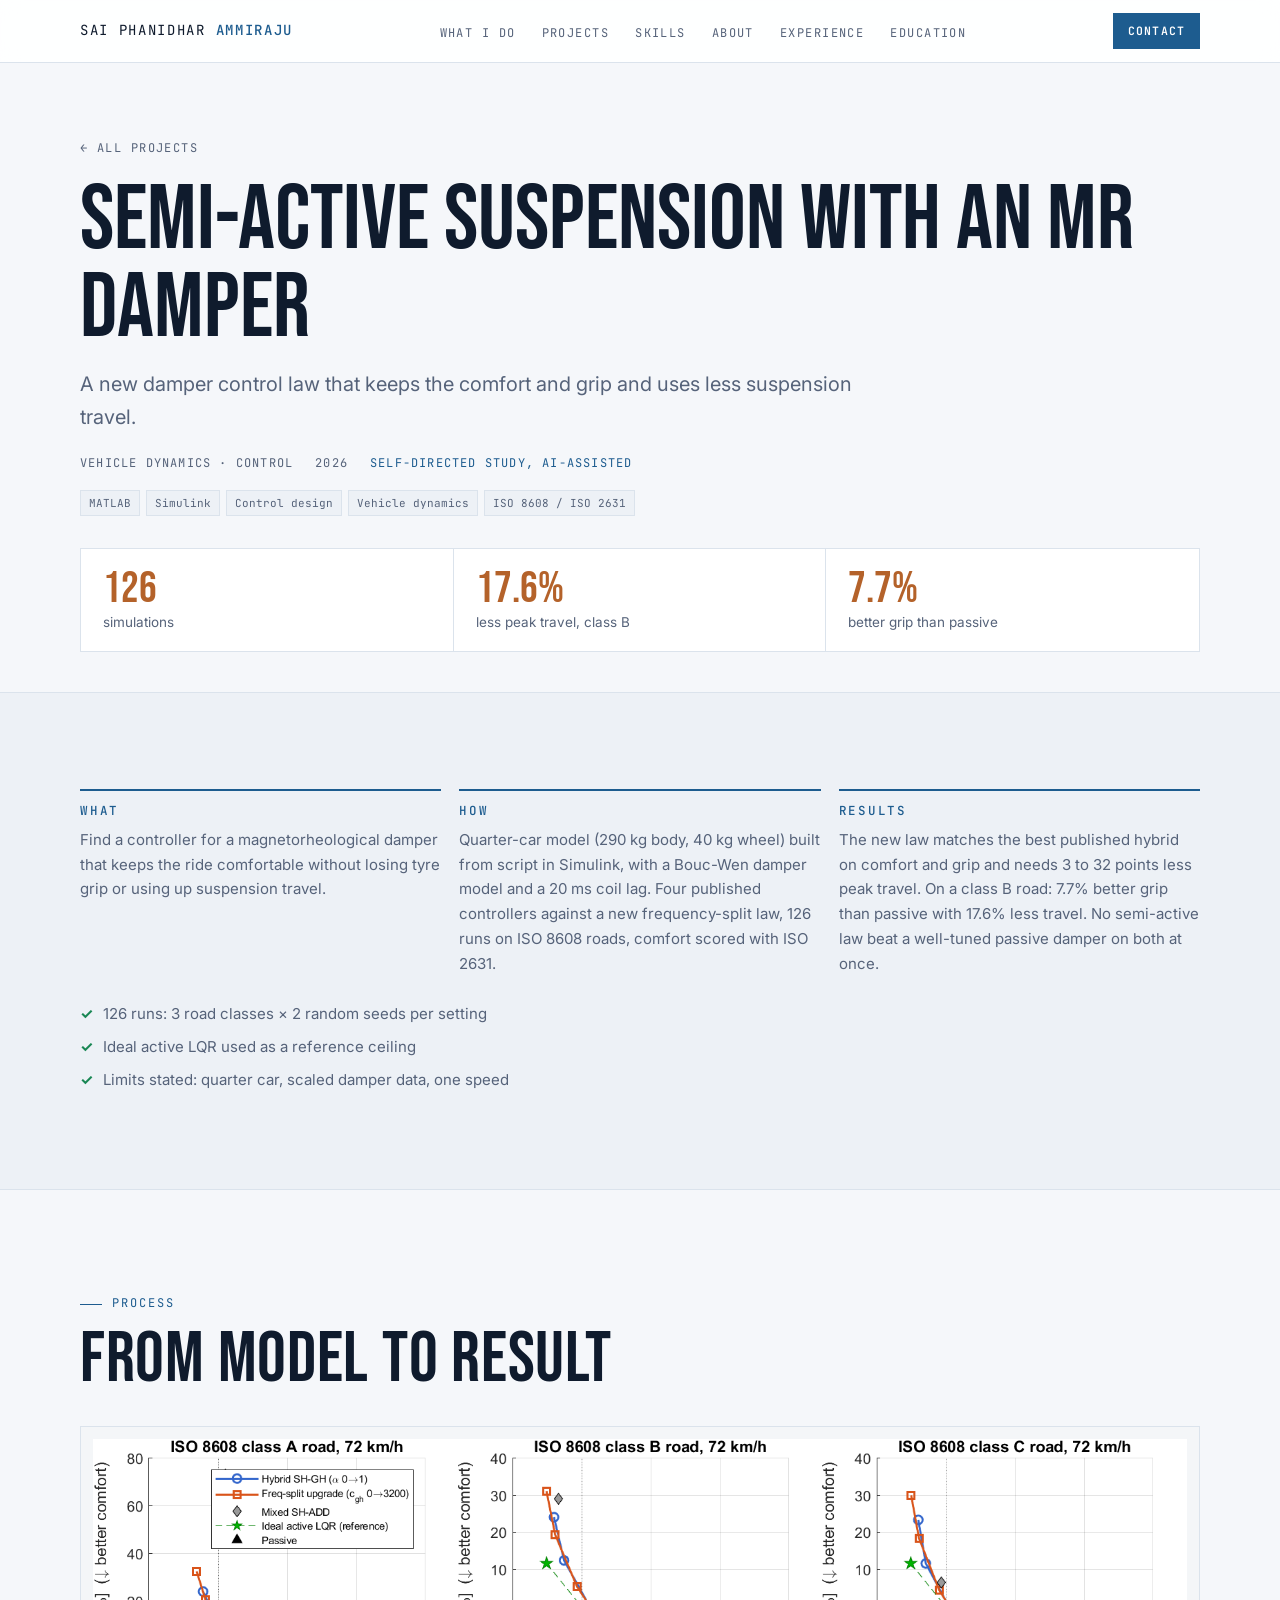
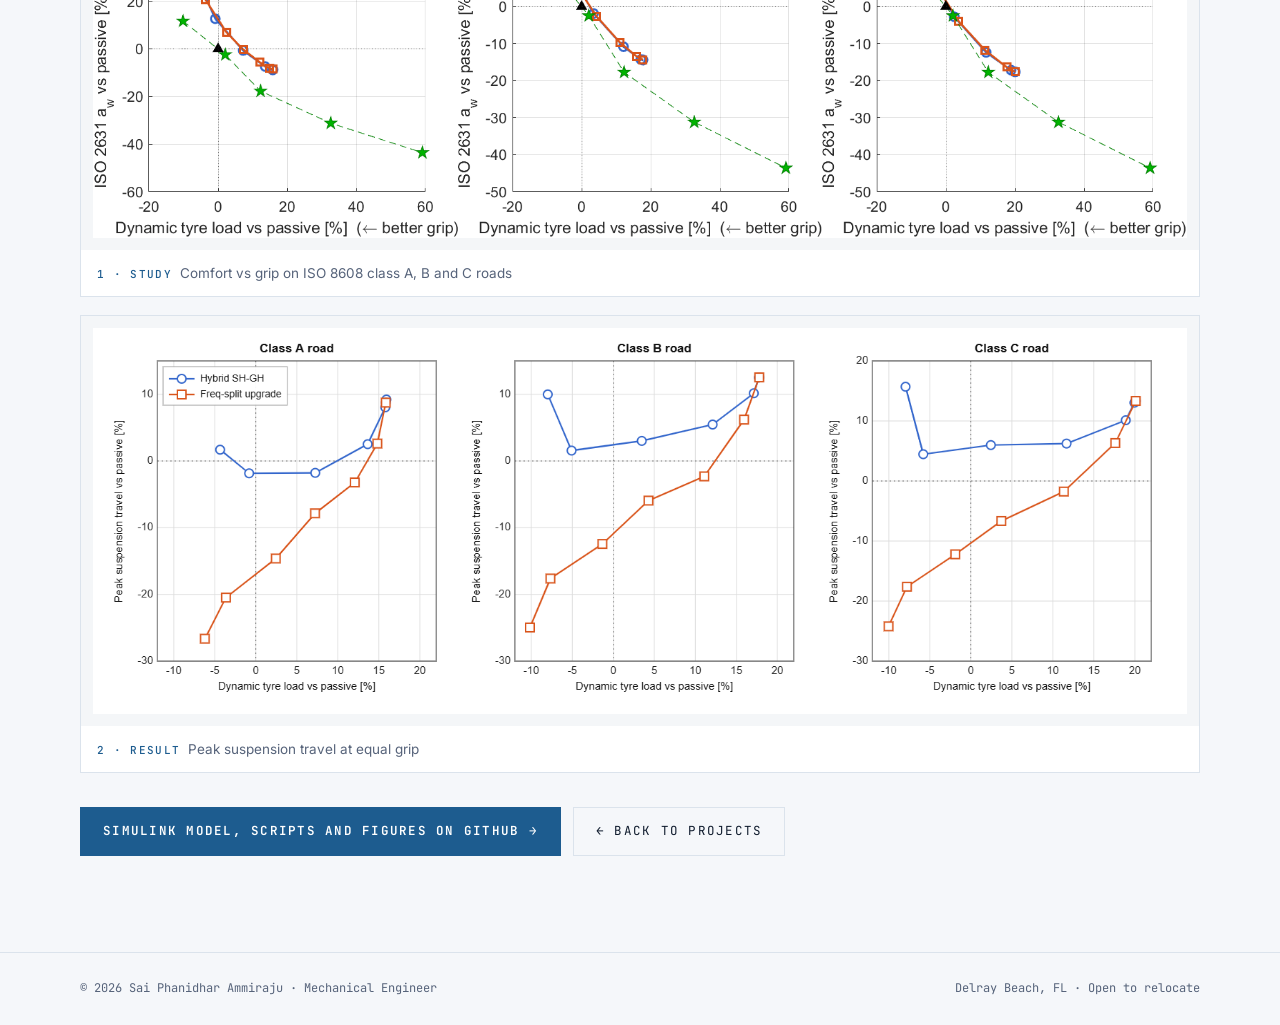
<file: suspension.html>
<!doctype html>
<html lang="en">
<head>
<meta charset="utf-8">
<meta name="viewport" content="width=device-width, initial-scale=1, viewport-fit=cover">
<title>Semi-active suspension with an MR damper · Sai Phanidhar Ammiraju</title>
<meta name="description" content="A new damper control law that keeps the comfort and grip and uses less suspension travel.">
<meta property="og:title" content="Semi-active suspension with an MR damper · Sai Phanidhar Ammiraju">
<meta property="og:description" content="A new damper control law that keeps the comfort and grip and uses less suspension travel.">
<link rel="preconnect" href="https://fonts.googleapis.com">
<link rel="preconnect" href="https://fonts.gstatic.com" crossorigin>
<link rel="stylesheet" href="https://fonts.googleapis.com/css2?family=Bebas+Neue&family=Inter:wght@300;400;500;600;700&family=JetBrains+Mono:wght@400;500&display=swap">
<link rel="stylesheet" href="style.css">
<link rel="icon" href="data:image/svg+xml,%3Csvg xmlns='http://www.w3.org/2000/svg' viewBox='0 0 32 32'%3E%3Crect width='32' height='32' fill='%230a0b0f'/%3E%3Ctext x='16' y='23' font-family='Arial' font-weight='700' font-size='17' text-anchor='middle' fill='%23f2c94c'%3ESA%3C/text%3E%3C/svg%3E">
</head>
<body>
<nav class="nav"><div class="wrap">
  <a class="brand" href="index.html">Sai Phanidhar <b>Ammiraju</b></a>
  <ul><li><a href="index.html#services">What I do</a></li><li><a href="index.html#projects">Projects</a></li><li><a href="index.html#skills">Skills</a></li><li><a href="index.html#about">About</a></li><li><a href="index.html#experience">Experience</a></li><li><a href="index.html#education">Education</a></li></ul>
  <a class="btn gold sm" href="index.html#contact">Contact</a>
</div></nav>

<header class="phead"><div class="wrap">
  <a class="back" href="index.html#projects">← All projects</a>
  <h1>Semi-active suspension with an MR damper</h1>
  <p class="hook">A new damper control law that keeps the comfort and grip and uses less suspension travel.</p>
  <div class="meta"><span>Vehicle dynamics · Control</span><span>2026</span><span class="role">Self-directed study, AI-assisted</span></div>
  <div class="tags" style="margin-top:16px"><span>MATLAB</span><span>Simulink</span><span>Control design</span><span>Vehicle dynamics</span><span>ISO 8608 / ISO 2631</span></div>
  <div class="kpis"><div class="kpi"><div class="n">126</div><div class="l">simulations</div></div><div class="kpi"><div class="n">17.6%</div><div class="l">less peak travel, class B</div></div><div class="kpi"><div class="n">7.7%</div><div class="l">better grip than passive</div></div></div>
  
</div></header>
<section class="alt"><div class="wrap">
  <div class="whr">
    <div><h3>What</h3><p>Find a controller for a magnetorheological damper that keeps the ride comfortable without losing tyre grip or using up suspension travel.</p></div>
    <div><h3>How</h3><p>Quarter-car model (290 kg body, 40 kg wheel) built from script in Simulink, with a Bouc-Wen damper model and a 20 ms coil lag. Four published controllers against a new frequency-split law, 126 runs on ISO 8608 roads, comfort scored with ISO 2631.</p></div>
    <div><h3>Results</h3><p>The new law matches the best published hybrid on comfort and grip and needs 3 to 32 points less peak travel. On a class B road: 7.7% better grip than passive with 17.6% less travel. No semi-active law beat a well-tuned passive damper on both at once.</p></div>
  </div>
  
  <div class="checks"><div>126 runs: 3 road classes × 2 random seeds per setting</div><div>Ideal active LQR used as a reference ceiling</div><div>Limits stated: quarter car, scaled damper data, one speed</div></div>
</div></section>
<section><div class="wrap">
  <span class="eyebrow">Process</span>
  <h2 class="sec">From model to result</h2>
  <div class="process"><figure class="wide"><div class="fr"><img src="mr_tradeoff.png" alt="Comfort vs grip on ISO 8608 class A, B and C roads" loading="lazy"></div><figcaption><b>1 · Study</b>Comfort vs grip on ISO 8608 class A, B and C roads</figcaption></figure><figure class="wide"><div class="fr"><img src="mr_travel.png" alt="Peak suspension travel at equal grip" loading="lazy"></div><figcaption><b>2 · Result</b>Peak suspension travel at equal grip</figcaption></figure></div>
  <div class="cta" style="margin-top:34px"><a class="btn gold" href="https://github.com/Saiphani02/mr-semi-active-suspension" target="_blank" rel="noopener">Simulink model, scripts and figures on GitHub →</a><a class="btn" href="index.html#projects">← Back to projects</a></div>
</div></section>
<footer><div class="wrap"><span>© 2026 Sai Phanidhar Ammiraju · Mechanical Engineer</span><span>Delray Beach, FL · Open to relocate</span></div></footer>
</body>
</html>
</file>
<file: style.css>
/* Light engineering portfolio: navy ink, steel-blue accent, copper for key numbers */
:root {
  --bg: #f5f7fa;
  --bg2: #edf1f6;
  --surface: #ffffff;
  --surface2: #f1f5f9;
  --border: #dbe3ec;
  --accent: #1d5c8f;
  --accent-fill: #1d5c8f;
  --accent-soft: #e7eff7;
  --accent-line: #b9cfe3;
  --accent2: #b4622a;
  --accent-ink: #ffffff;
  --text: #0f1b2d;
  --muted: #56637a;
  --blue: #5aa2ff;
  --green: #198754;
  --display: "Bebas Neue", Impact, "Arial Narrow", sans-serif;
  --body: "Inter", system-ui, -apple-system, "Segoe UI", sans-serif;
  --mono: "JetBrains Mono", ui-monospace, Consolas, monospace;
  color-scheme: light;
}
* { box-sizing: border-box; }
html { scroll-behavior: smooth; }
body { margin: 0; background: var(--bg); color: var(--text); font-family: var(--body); font-size: 16px; line-height: 1.65; -webkit-font-smoothing: antialiased; }
img, video { max-width: 100%; display: block; }
a { color: var(--accent); }
a:focus-visible, button:focus-visible { outline: 2px solid var(--accent); outline-offset: 3px; }
.wrap { max-width: 1160px; margin: 0 auto; padding-left: max(20px, env(safe-area-inset-left, 0px)); padding-right: max(20px, env(safe-area-inset-right, 0px)); }
.mono { font-family: var(--mono); }
.eyebrow { font-family: var(--mono); font-size: 12px; letter-spacing: .16em; text-transform: uppercase; color: var(--accent); display: inline-flex; align-items: center; gap: 10px; }
.eyebrow::before { content: ""; width: 22px; height: 1px; background: var(--accent); }
h1, h2, h3 { margin: 0; line-height: 1; font-weight: 400; }
h2.sec { font-family: var(--display); font-size: clamp(44px, 7vw, 72px); letter-spacing: .01em; margin-top: 10px; }
.lead { color: var(--muted); max-width: 58ch; margin: 12px 0 0; }
section { padding-block: 96px; border-top: 1px solid var(--border); }
section.alt { background: var(--bg2); }

/* Nav */
.nav { position: sticky; top: 0; z-index: 20; background: rgba(255, 255, 255, .9); backdrop-filter: blur(10px); border-bottom: 1px solid var(--border); }
.nav .wrap { display: flex; align-items: center; justify-content: space-between; gap: 16px; height: 62px; }
.brand { font-family: var(--mono); font-size: 14px; letter-spacing: .12em; color: var(--text); text-decoration: none; text-transform: uppercase; }
.brand b { color: var(--accent); font-weight: 500; }
.nav ul { display: flex; gap: 26px; list-style: none; margin: 0; padding: 0; }
.nav ul a { color: var(--muted); text-decoration: none; font-family: var(--mono); font-size: 12px; letter-spacing: .12em; text-transform: uppercase; }
.nav ul a:hover { color: var(--text); }
.btn { display: inline-flex; align-items: center; gap: 8px; font-family: var(--mono); font-size: 12.5px; letter-spacing: .1em; text-transform: uppercase; text-decoration: none; padding: 13px 22px; border: 1px solid var(--border); color: var(--text); background: transparent; cursor: pointer; transition: border-color .15s, background .15s; }
.btn:hover { border-color: var(--accent); }
.btn.gold { background: var(--accent-fill); color: var(--accent-ink); border-color: var(--accent-fill); font-weight: 600; }
.btn.gold:hover { background: #174b75; border-color: #174b75; }
.btn.sm { padding: 8px 14px; font-size: 11.5px; }
@media (max-width: 900px) { .nav ul { display: none; } }

/* Hero */
.hero { padding-block: 90px 80px; position: relative; overflow: hidden; border-top: 0; }
.hero::before { content: ""; position: absolute; inset: -20% -10% auto auto; width: 620px; height: 620px; background: radial-gradient(circle, rgba(29,92,143,.09), transparent 62%); pointer-events: none; }
.hero .wrap { display: grid; grid-template-columns: minmax(0, 1.25fr) minmax(0, .75fr); gap: 40px; align-items: center; position: relative; }
.badge { display: inline-flex; align-items: center; gap: 8px; font-family: var(--mono); font-size: 11.5px; letter-spacing: .12em; text-transform: uppercase; color: var(--accent); border: 1px solid var(--accent-line); background: var(--accent-soft); padding: 7px 12px; }
.badge i { width: 7px; height: 7px; border-radius: 50%; background: var(--green); box-shadow: 0 0 0 4px rgba(63,207,142,.15); }
.hero h1 { font-family: var(--display); font-size: clamp(76px, 13vw, 150px); line-height: .88; letter-spacing: .01em; margin-top: 26px; }
.hero h1 span { display: block; color: var(--accent2); }
.hero .role { font-size: clamp(20px, 2.6vw, 27px); color: var(--muted); letter-spacing: .06em; margin-top: 22px; font-weight: 300; }
.hero p.intro { max-width: 54ch; color: var(--muted); margin: 22px 0 0; }
.hero p.intro b { color: var(--text); font-weight: 600; }
.cta { display: flex; flex-wrap: wrap; gap: 12px; margin-top: 30px; }
.stats { display: flex; flex-wrap: wrap; gap: 18px 44px; margin-top: 44px; padding-top: 26px; border-top: 1px solid var(--border); }
.stat .n { font-family: var(--display); font-size: 46px; line-height: 1; font-variant-numeric: tabular-nums; }
.stat .n sup { color: var(--accent2); font-size: 22px; vertical-align: top; }
.stat .l { font-family: var(--mono); font-size: 11px; letter-spacing: .12em; text-transform: uppercase; color: var(--muted); }

/* Tool orbit */
.orbit { position: relative; width: 100%; max-width: 380px; aspect-ratio: 1; margin: 0 auto; }
.orbit .ring { position: absolute; inset: 8%; border: 1px dashed var(--border); border-radius: 50%; }
.orbit .ring.in { inset: 30%; border-style: solid; }
.orbit .core { position: absolute; inset: 38%; border-radius: 50%; background: var(--surface); border: 1px solid var(--border); display: grid; place-items: center; text-align: center; }
.orbit .core b { font-family: var(--display); font-size: 30px; color: var(--accent2); line-height: .9; }
.orbit .core small { font-family: var(--mono); font-size: 9.5px; letter-spacing: .12em; color: var(--muted); text-transform: uppercase; }
.orbit .spin { position: absolute; inset: 0; animation: spin 60s linear infinite; }
.tool { position: absolute; transform: translate(-50%, -50%); }
.tool span { display: block; font-family: var(--mono); font-size: 11.5px; padding: 6px 10px; background: var(--surface2); border: 1px solid var(--border); color: var(--text); white-space: nowrap; animation: spin 60s linear infinite reverse; }
@keyframes spin { to { transform: rotate(360deg); } }
@media (prefers-reduced-motion: reduce) { .orbit .spin, .tool span { animation: none; } html { scroll-behavior: auto; } }

/* Services */
.services { display: grid; grid-template-columns: repeat(4, minmax(0, 1fr)); margin-top: 44px; border: 1px solid var(--border); }
.svc { padding: 28px 24px; border-right: 1px solid var(--border); display: grid; gap: 12px; align-content: start; background: var(--surface); }
.svc:last-child { border-right: 0; }
.svc .ic { width: 38px; height: 38px; display: grid; place-items: center; border: 1px solid var(--border); color: var(--accent); }
.svc h3 { font-size: 18px; font-weight: 600; line-height: 1.25; }
.svc p { margin: 0; color: var(--muted); font-size: 14.5px; }
.tags { display: flex; flex-wrap: wrap; gap: 6px; }
.tags span { font-family: var(--mono); font-size: 11px; padding: 3px 8px; border: 1px solid var(--border); color: var(--muted); background: var(--bg2); }

/* Projects */
.p-top { display: flex; flex-wrap: wrap; align-items: flex-end; justify-content: space-between; gap: 20px; }
.filters { display: flex; flex-wrap: wrap; gap: 6px; }
.filters button { font-family: var(--mono); font-size: 11.5px; letter-spacing: .1em; text-transform: uppercase; padding: 8px 14px; border: 1px solid var(--border); background: transparent; color: var(--muted); cursor: pointer; }
.filters button[aria-pressed="true"] { background: var(--accent-fill); color: var(--accent-ink); border-color: var(--accent-fill); font-weight: 600; }
.grid { display: grid; grid-template-columns: repeat(3, minmax(0, 1fr)); gap: 18px; margin-top: 36px; }
.card { background: var(--surface); border: 1px solid var(--border); display: grid; grid-template-rows: auto 1fr; text-decoration: none; color: var(--text); transition: border-color .15s, transform .15s; }
.card:hover { border-color: var(--accent-fill); transform: translateY(-3px); box-shadow: 0 10px 28px rgba(18,21,28,.08); }
.card.big { grid-column: span 2; }
.card .thumb { position: relative; aspect-ratio: 16 / 10; background: #f4f6f8; overflow: hidden; border-bottom: 1px solid var(--border); }
.card.big .thumb { aspect-ratio: 16 / 8; }
.card .thumb img { width: 100%; height: 100%; object-fit: contain; padding: 10px; }
.card .thumb img.cover { object-fit: cover; padding: 0; }
.card .cat { position: absolute; top: 12px; right: 12px; font-family: var(--mono); font-size: 10.5px; letter-spacing: .12em; text-transform: uppercase; background: rgba(255,255,255,.94); color: var(--accent); padding: 4px 8px; border: 1px solid var(--border); }
.card .body { padding: 20px 22px 22px; display: grid; gap: 10px; align-content: start; }
.card h3 { font-size: 19px; font-weight: 600; line-height: 1.3; }
.card p { margin: 0; color: var(--muted); font-size: 14.5px; }
.card .hl { font-family: var(--display); font-size: 30px; color: var(--accent2); line-height: 1; }
.card .more { font-family: var(--mono); font-size: 11.5px; letter-spacing: .12em; text-transform: uppercase; color: var(--accent); }
.card[hidden] { display: none; }

/* Skills */
.skills { display: grid; grid-template-columns: minmax(0, 1.1fr) minmax(0, .9fr); gap: 48px; margin-top: 44px; }
.sgroup { margin-bottom: 28px; }
.sgroup h4 { margin: 0 0 12px; font-family: var(--mono); font-size: 11.5px; letter-spacing: .14em; text-transform: uppercase; color: var(--muted); font-weight: 500; }
.srow { border-left: 2px solid var(--accent); padding: 4px 0 4px 14px; margin-bottom: 12px; }
.srow b { display: block; font-size: 15px; }
.srow span { color: var(--muted); font-size: 13.5px; }
.toolgrid { display: grid; grid-template-columns: repeat(3, minmax(0, 1fr)); gap: 10px; }
.toolbox { background: var(--surface); border: 1px solid var(--border); padding: 16px 10px; text-align: center; display: grid; gap: 6px; }
.toolbox b { font-family: var(--display); font-size: 24px; letter-spacing: .03em; color: var(--text); font-weight: 400; }
.toolbox span { font-family: var(--mono); font-size: 10.5px; color: var(--muted); text-transform: uppercase; letter-spacing: .08em; }
.chips { display: flex; flex-wrap: wrap; gap: 8px; margin-top: 18px; }
.chips span { font-size: 13px; padding: 6px 12px; border: 1px solid var(--accent-line); background: var(--accent-soft); color: var(--accent); }

/* About */
.about { display: grid; grid-template-columns: minmax(0, 340px) minmax(0, 1fr); gap: 48px; margin-top: 44px; align-items: start; }
.profile { background: var(--surface); border: 1px solid var(--border); padding: 28px; display: grid; gap: 16px; }
.avatar { width: 84px; height: 84px; border-radius: 50%; background: var(--accent-soft); border: 2px solid var(--accent); display: grid; place-items: center; font-family: var(--display); font-size: 36px; color: var(--accent); overflow: hidden; }
.avatar img { width: 100%; height: 100%; object-fit: cover; }
.profile h3 { font-size: 20px; font-weight: 600; }
.profile .sub { font-family: var(--mono); font-size: 11px; letter-spacing: .12em; color: var(--accent); text-transform: uppercase; }
.facts { list-style: none; margin: 0; padding: 0; display: grid; gap: 10px; font-size: 14px; color: var(--muted); }
.facts li { display: flex; gap: 10px; }
.facts li::before { content: "▸"; color: var(--accent); }
.about h2.sec { margin-top: 0; }
.about p { color: var(--muted); max-width: 64ch; }
.about p b { color: var(--text); }
.pillars { display: grid; grid-template-columns: repeat(2, minmax(0, 1fr)); gap: 12px; margin-top: 24px; }
.pillar { border: 1px solid var(--border); background: var(--surface); padding: 16px 18px; }
.pillar b { display: block; font-size: 15px; margin-bottom: 4px; }
.pillar span { color: var(--muted); font-size: 13.5px; }

/* Timeline */
.timeline { margin-top: 44px; border-left: 1px solid var(--border); margin-left: 6px; display: grid; gap: 36px; }
.ti { position: relative; padding-left: 30px; }
.ti::before { content: ""; position: absolute; left: -6px; top: 6px; width: 11px; height: 11px; background: var(--accent); border-radius: 50%; box-shadow: 0 0 0 5px rgba(29,92,143,.12); }
.ti .when { font-family: var(--mono); font-size: 11.5px; letter-spacing: .12em; text-transform: uppercase; color: var(--accent); }
.ti h3 { font-size: 21px; font-weight: 600; margin-top: 6px; line-height: 1.3; }
.ti .org { color: var(--muted); font-size: 14.5px; margin-top: 2px; }
.ti ul { margin: 10px 0 0; padding-left: 18px; color: var(--muted); font-size: 14.5px; max-width: 72ch; }
.ti .tags { margin-top: 12px; }

/* Contact */
.contact { display: grid; grid-template-columns: minmax(0, 1.2fr) minmax(0, .8fr); gap: 48px; align-items: center; }
.contact h2 { font-family: var(--display); font-size: clamp(54px, 9vw, 96px); line-height: .92; }
.contact h2 span { color: var(--accent2); display: block; }
.contact p { color: var(--muted); max-width: 52ch; }
.links { display: grid; gap: 10px; }
.link { display: flex; align-items: center; gap: 14px; padding: 16px 18px; background: var(--surface); border: 1px solid var(--border); text-decoration: none; color: var(--text); }
.link:hover { border-color: var(--accent); }
.link .k { font-family: var(--mono); font-size: 10.5px; letter-spacing: .12em; text-transform: uppercase; color: var(--muted); display: block; }
.link .ico { width: 34px; height: 34px; display: grid; place-items: center; background: var(--bg2); border: 1px solid var(--border); color: var(--accent); font-family: var(--mono); font-size: 12px; flex: none; }
.open { margin-top: 18px; display: inline-flex; align-items: center; gap: 8px; font-family: var(--mono); font-size: 11.5px; color: var(--green); border: 1px solid rgba(63,207,142,.35); padding: 6px 12px; }

footer { border-top: 1px solid var(--border); padding-block: 26px; }
footer .wrap { display: flex; flex-wrap: wrap; justify-content: space-between; gap: 10px; font-family: var(--mono); font-size: 12px; color: var(--muted); }

/* Project detail pages */
.phead { padding-block: 70px 40px; border-top: 0; }
.back { font-family: var(--mono); font-size: 12px; letter-spacing: .12em; text-transform: uppercase; color: var(--muted); text-decoration: none; }
.back:hover { color: var(--accent); }
.phead h1 { font-family: var(--display); font-size: clamp(48px, 8vw, 92px); line-height: .95; margin-top: 18px; }
.phead .hook { font-size: 20px; color: var(--muted); max-width: 60ch; margin-top: 16px; }
.meta { display: flex; flex-wrap: wrap; gap: 8px 22px; margin-top: 20px; font-family: var(--mono); font-size: 12px; letter-spacing: .1em; text-transform: uppercase; color: var(--muted); }
.meta .role { color: var(--accent); }
.kpis { display: grid; grid-template-columns: repeat(3, minmax(0, 1fr)); border: 1px solid var(--border); margin-top: 32px; }
.kpi { padding: 18px 22px; border-right: 1px solid var(--border); background: var(--surface); }
.kpi:last-child { border-right: 0; }
.kpi .n { font-family: var(--display); font-size: 44px; color: var(--accent2); line-height: 1; }
.kpi .l { color: var(--muted); font-size: 13.5px; }
.pvideo { margin-top: 32px; border: 1px solid var(--border); background: #000; }
.pvideo video { width: 100%; aspect-ratio: 16/9; }
.whr { display: grid; grid-template-columns: repeat(3, minmax(0, 1fr)); gap: 18px; }
.whr div { border-top: 2px solid var(--accent); padding-top: 14px; }
.whr h3 { font-family: var(--mono); font-size: 12.5px; letter-spacing: .14em; text-transform: uppercase; color: var(--accent); font-weight: 500; }
.whr p { color: var(--muted); font-size: 15px; margin: 10px 0 0; }
.process { display: grid; grid-template-columns: repeat(2, minmax(0, 1fr)); gap: 18px; margin-top: 30px; }
.process figure { margin: 0; background: var(--surface); border: 1px solid var(--border); }
.process figure.wide { grid-column: 1 / -1; }
.process .fr { background: #f4f6f8; padding: 12px; display: grid; place-items: center; }
.process .fr img { max-height: 460px; width: auto; }
.process figcaption { padding: 12px 16px; font-size: 13.5px; color: var(--muted); }
.process figcaption b { font-family: var(--mono); font-size: 11px; letter-spacing: .12em; text-transform: uppercase; color: var(--accent); margin-right: 8px; font-weight: 500; }
.tbl { overflow-x: auto; margin-top: 26px; border: 1px solid var(--border); }
.tbl table { width: 100%; border-collapse: collapse; font-size: 14.5px; font-variant-numeric: tabular-nums; }
.tbl th, .tbl td { padding: 11px 16px; text-align: left; border-bottom: 1px solid var(--border); white-space: nowrap; }
.tbl th { font-family: var(--mono); font-size: 11px; letter-spacing: .1em; text-transform: uppercase; color: var(--muted); background: var(--surface); font-weight: 500; }
.checks { margin-top: 26px; display: grid; gap: 8px; }
.checks div { display: flex; gap: 10px; color: var(--muted); font-size: 15px; }
.checks div::before { content: "✓"; color: var(--green); font-weight: 700; }

@media (max-width: 900px) {
  .hero .wrap, .skills, .about, .contact { grid-template-columns: minmax(0, 1fr); }
  .orbit { max-width: 300px; }
  .services { grid-template-columns: repeat(2, minmax(0, 1fr)); }
  .svc:nth-child(2) { border-right: 0; }
  .svc:nth-child(-n+2) { border-bottom: 1px solid var(--border); }
  .grid { grid-template-columns: repeat(2, minmax(0, 1fr)); }
  .whr { grid-template-columns: minmax(0, 1fr); }
  section { padding-block: 72px; }
}
@media (max-width: 600px) {
  .services, .grid, .process, .pillars, .kpis { grid-template-columns: minmax(0, 1fr); }
  .svc { border-right: 0; border-bottom: 1px solid var(--border); }
  .card.big { grid-column: auto; }
  .card.big .thumb { aspect-ratio: 16 / 10; }
  .kpi { border-right: 0; border-bottom: 1px solid var(--border); }
  .toolgrid { grid-template-columns: repeat(2, minmax(0, 1fr)); }
  .stats { gap: 18px 30px; }
}
</file>
